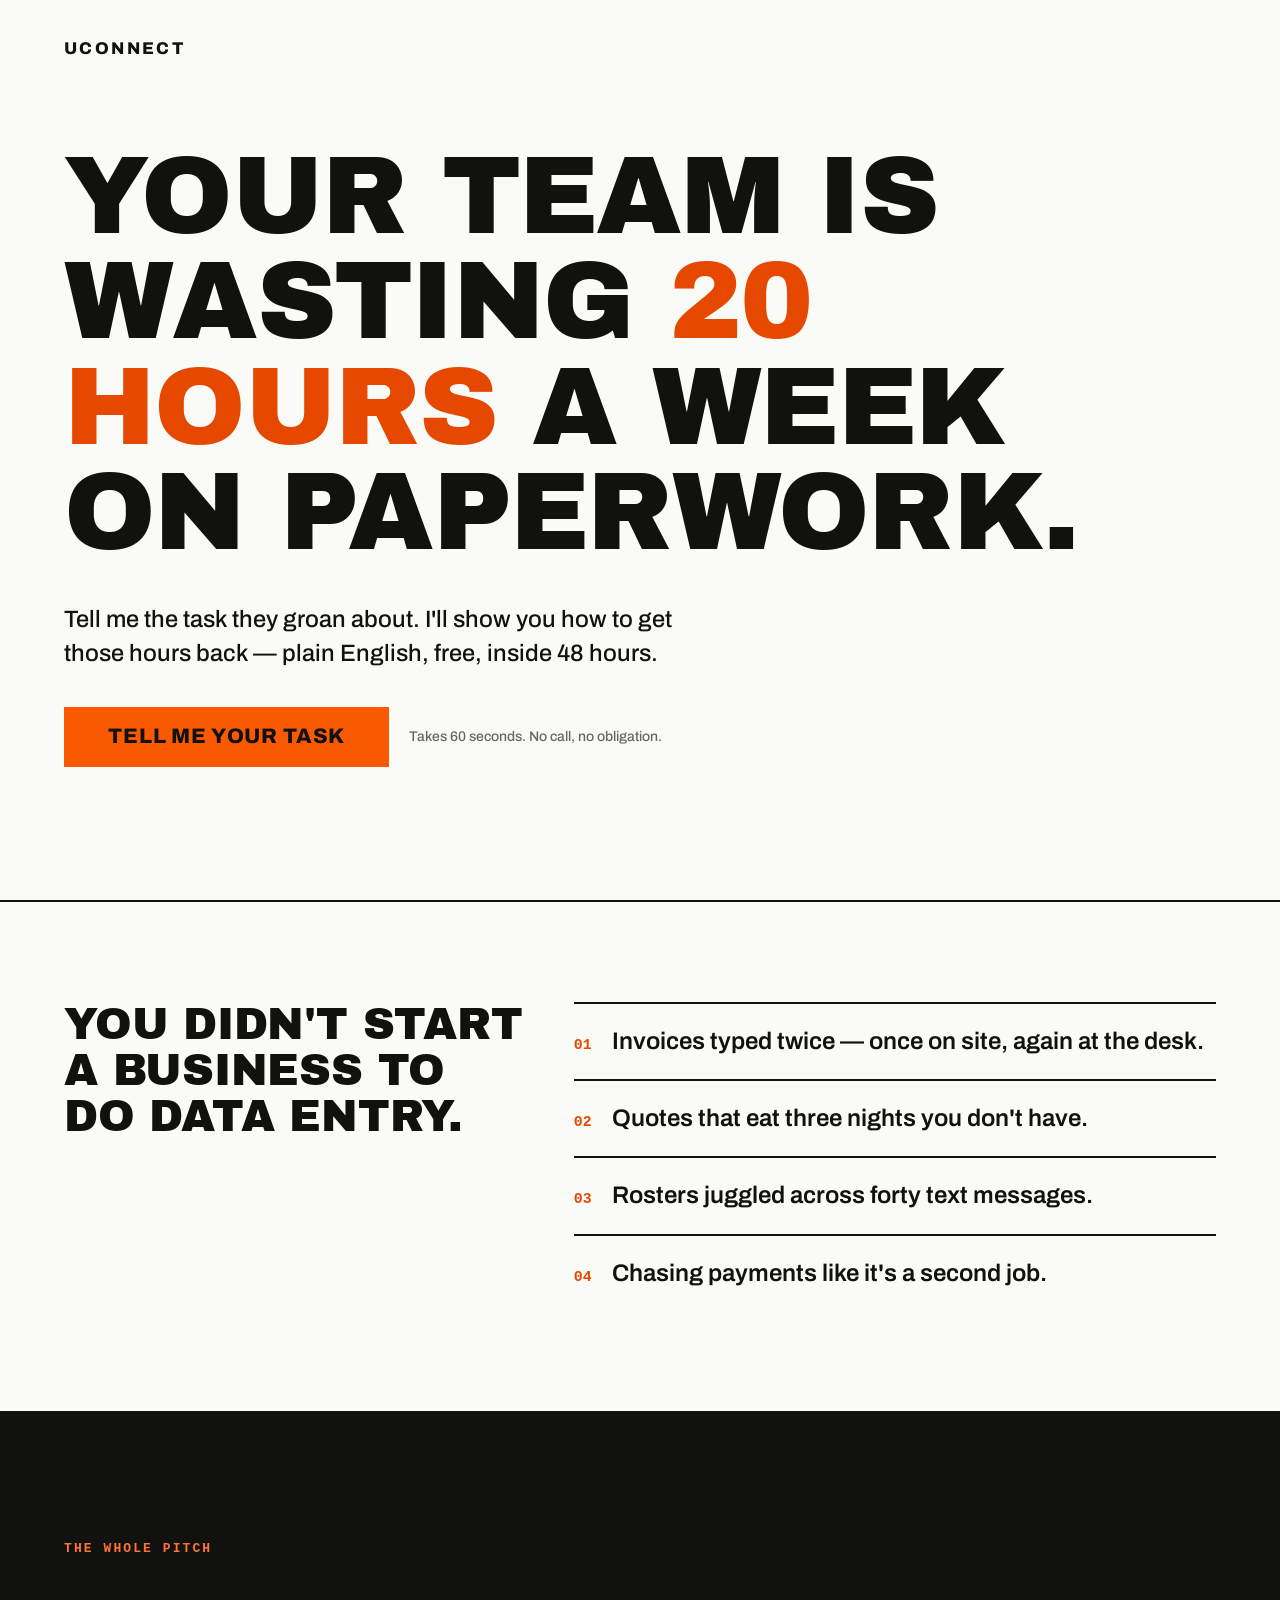
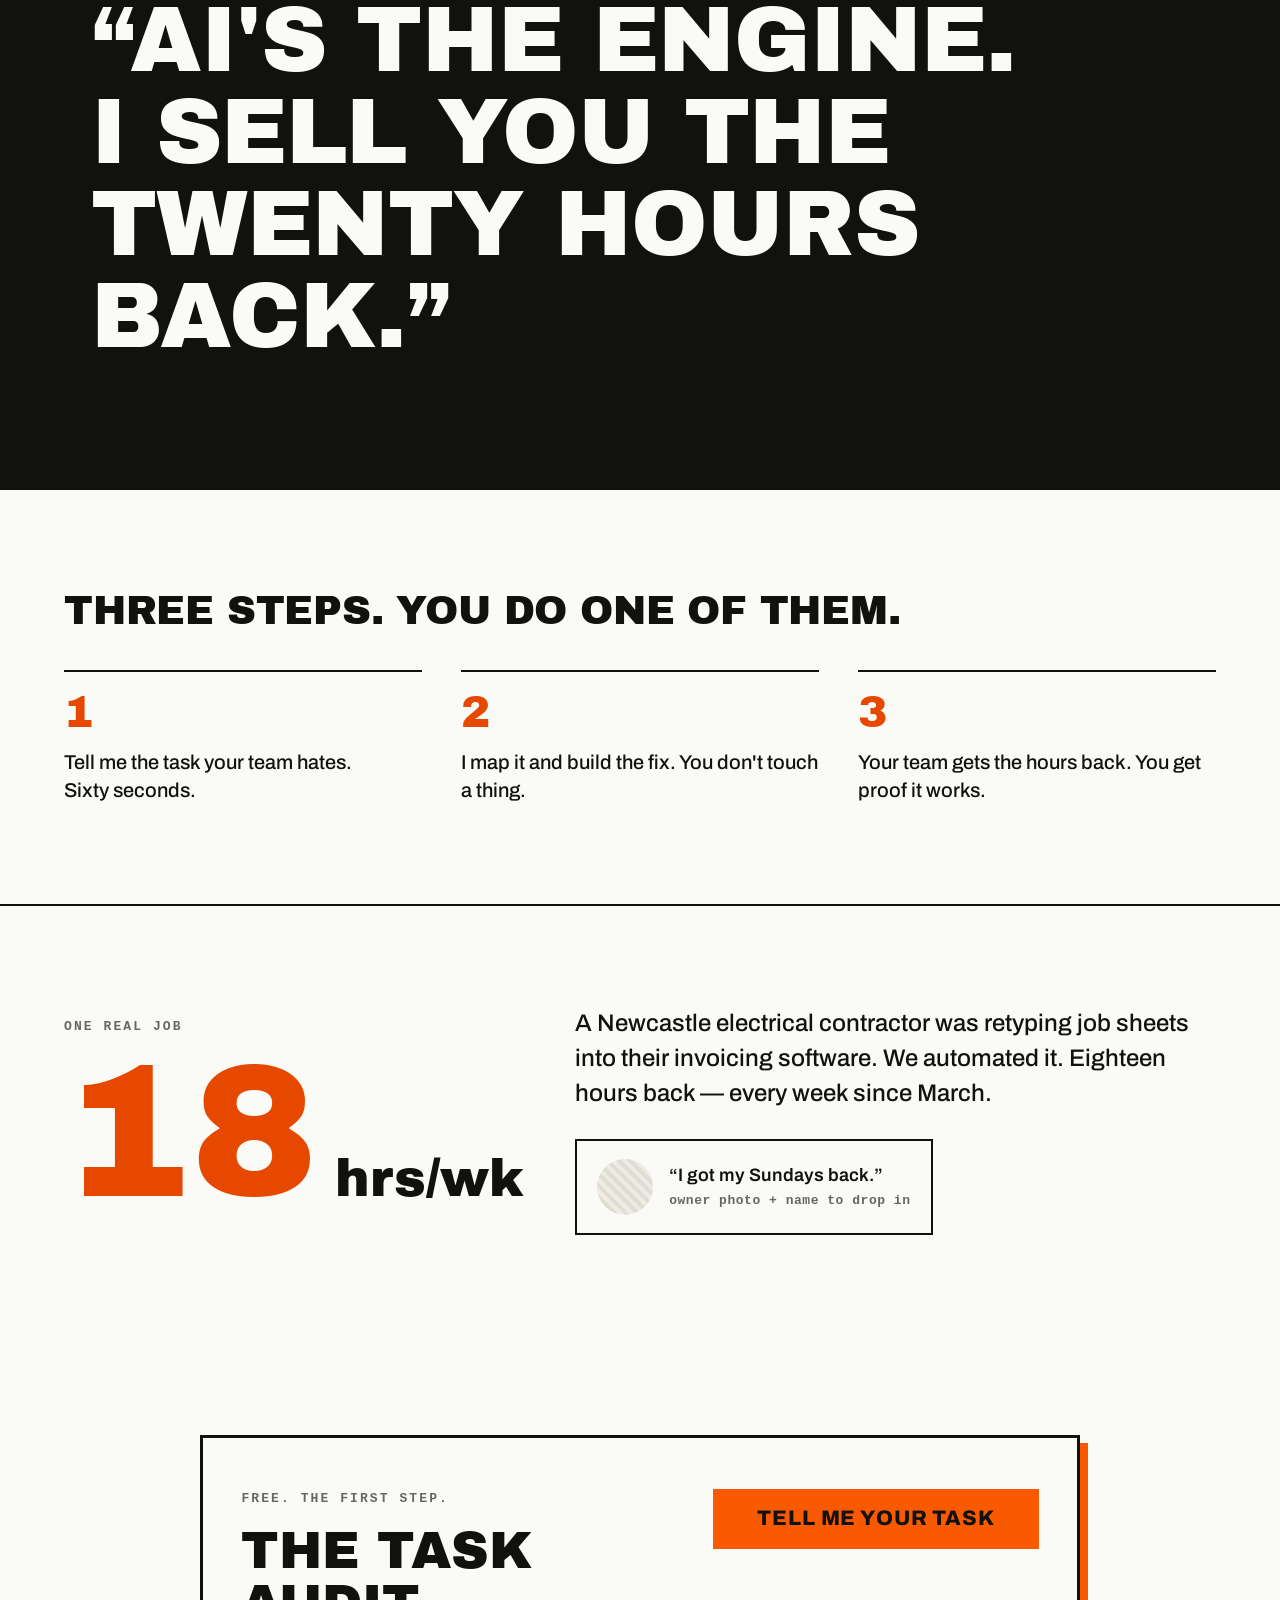
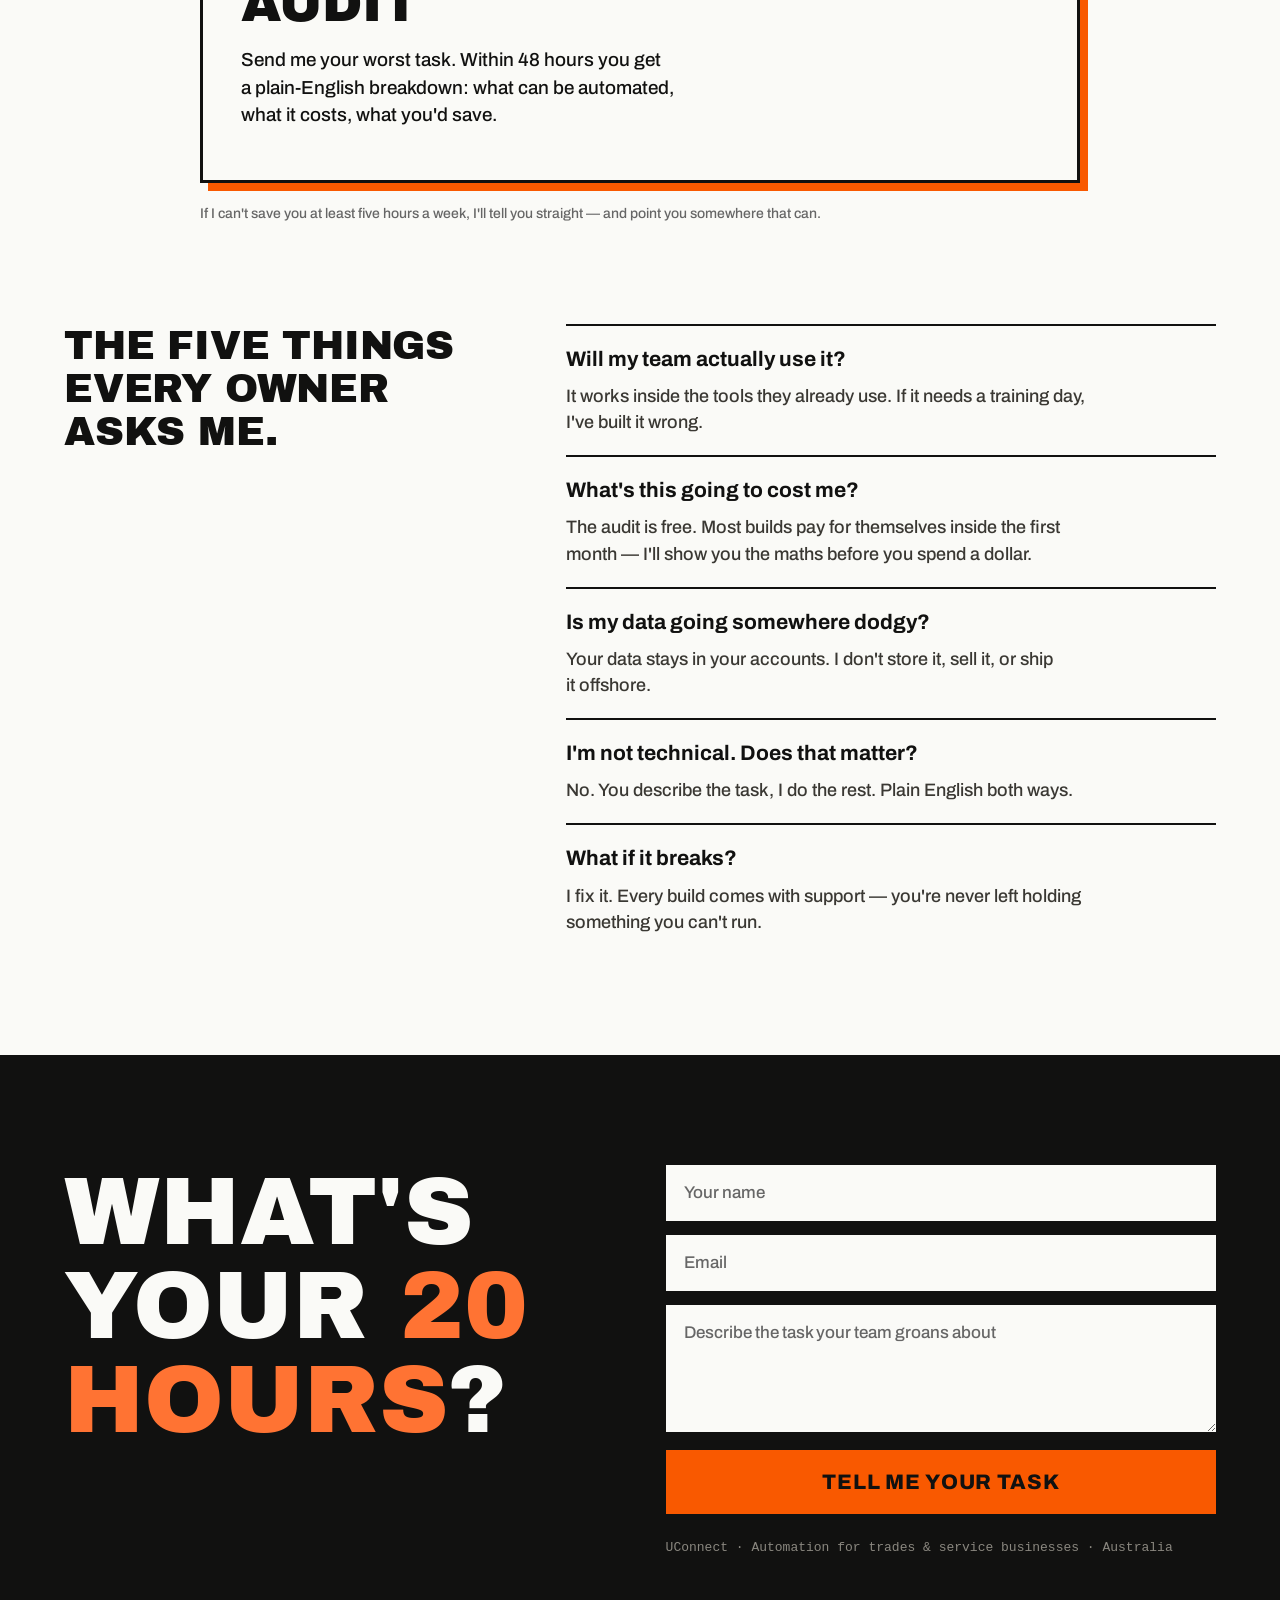
<file: index.html>
<!doctype html>
<html lang="en-AU">
<head>
  <meta charset="utf-8">
  <meta name="viewport" content="width=device-width, initial-scale=1">

  <title>UConnect — Buy back the 20 hours your business wastes every week</title>
  <meta name="description" content="Tell me the task your team groans about. Free plain-English automation audit for trades and service businesses — what it costs, what you'd save, inside 48 hours.">

  <!-- Open Graph -->
  <meta property="og:type" content="website">
  <meta property="og:title" content="UConnect — Buy back the 20 hours your business wastes every week">
  <meta property="og:description" content="Tell me the task your team groans about. Free plain-English automation audit for trades and service businesses — what it costs, what you'd save, inside 48 hours.">
  <!-- <meta property="og:image" content="REPLACE_ME_AT_LAUNCH"> -->

  <!-- Inline SVG favicon: ink square, paper "U", Archivo-style -->
  <link rel="icon" href="data:image/svg+xml,%3Csvg%20xmlns='http://www.w3.org/2000/svg'%20viewBox='0%200%2064%2064'%3E%3Crect%20width='64'%20height='64'%20fill='%23111110'/%3E%3Ctext%20x='32'%20y='47'%20font-family='Archivo,Arial,sans-serif'%20font-size='44'%20font-weight='800'%20text-anchor='middle'%20fill='%23fafaf7'%3EU%3C/text%3E%3C/svg%3E">

  <!-- Fonts -->
  <link rel="preconnect" href="https://fonts.googleapis.com">
  <link rel="preconnect" href="https://fonts.gstatic.com" crossorigin>
  <link href="https://fonts.googleapis.com/css2?family=Archivo:wght@400;500;600;700;800&family=Archivo+Black&display=swap" rel="stylesheet">

  <link rel="stylesheet" href="styles.css">
</head>
<body>
  <main>

    <!-- 1. HERO -->
    <section id="hero" class="hero">
      <p class="wordmark">UConnect</p>
      <div class="hero__body">
        <h1 class="hero__headline">Your team is wasting <span class="accent">20 hours</span> a week on paperwork.</h1>
        <p class="hero__subhead">Tell me the task they groan about. I'll show you how to get those hours back — plain English, free, inside 48 hours.</p>
        <div class="cta-row">
          <a href="#contact" class="btn" data-scroll>Tell me your task</a>
          <span class="cta-note">Takes 60 seconds. No call, no obligation.</span>
        </div>
      </div>
    </section>

    <!-- 2. PROBLEM -->
    <section id="problem" class="section problem reveal">
      <h2 class="section__title problem__title">You didn't start a business to do data entry.</h2>
      <ol class="problem__list">
        <li class="jab"><span class="jab__n">01</span><span class="jab__text">Invoices typed twice — once on site, again at the desk.</span></li>
        <li class="jab"><span class="jab__n">02</span><span class="jab__text">Quotes that eat three nights you don't have.</span></li>
        <li class="jab"><span class="jab__n">03</span><span class="jab__text">Rosters juggled across forty text messages.</span></li>
        <li class="jab"><span class="jab__n">04</span><span class="jab__text">Chasing payments like it's a second job.</span></li>
      </ol>
    </section>

    <!-- 3. SIGNATURE REFRAME -->
    <section id="reframe" class="reframe reveal">
      <p class="reframe__kicker">The whole pitch</p>
      <blockquote class="reframe__quote">&ldquo;AI's the engine. I sell you the twenty hours back.&rdquo;</blockquote>
    </section>

    <!-- 4. HOW IT WORKS -->
    <section id="steps" class="section steps reveal">
      <h2 class="section__title steps__title">Three steps. You do one of them.</h2>
      <ol class="steps__list">
        <li class="step"><span class="step__n">1</span><span class="step__text">Tell me the task your team hates. Sixty seconds.</span></li>
        <li class="step"><span class="step__n">2</span><span class="step__text">I map it and build the fix. You don't touch a thing.</span></li>
        <li class="step"><span class="step__n">3</span><span class="step__text">Your team gets the hours back. You get proof it works.</span></li>
      </ol>
    </section>

    <!-- 5. PROOF -->
    <section id="proof" class="section proof reveal">
      <div class="proof__figure">
        <p class="mono-label">One real job</p>
        <p class="proof__number">18<span class="proof__unit">&nbsp;hrs/wk</span></p>
      </div>
      <div class="proof__body">
        <p class="proof__copy">A Newcastle electrical contractor was retyping job sheets into their invoicing software. We automated it. Eighteen hours back — every week since March.</p>
        <figure class="proof__chip">
          <span class="proof__photo" aria-hidden="true"></span>
          <figcaption class="proof__chip-text">
            <span class="proof__quote">&ldquo;I got my Sundays back.&rdquo;</span>
            <span class="mono-label proof__note">owner photo + name to drop in</span>
          </figcaption>
        </figure>
      </div>
    </section>

    <!-- 6. THE TASK AUDIT (offer) -->
    <section id="offer" class="section offer reveal">
      <div class="offer__card">
        <div class="offer__text">
          <p class="mono-label">Free. The first step.</p>
          <h2 class="offer__title">The Task Audit</h2>
          <p class="offer__body">Send me your worst task. Within 48 hours you get a plain-English breakdown: what can be automated, what it costs, what you'd save.</p>
        </div>
        <a href="#contact" class="btn offer__cta" data-scroll>Tell me your task</a>
      </div>
      <p class="offer__risk">If I can't save you at least five hours a week, I'll tell you straight — and point you somewhere that can.</p>
    </section>

    <!-- 7. OBJECTIONS -->
    <section id="objections" class="section objections reveal">
      <h2 class="section__title objections__title">The five things every owner asks me.</h2>
      <dl class="objections__list">
        <div class="ob">
          <dt class="ob__q">Will my team actually use it?</dt>
          <dd class="ob__a">It works inside the tools they already use. If it needs a training day, I've built it wrong.</dd>
        </div>
        <div class="ob">
          <dt class="ob__q">What's this going to cost me?</dt>
          <dd class="ob__a">The audit is free. Most builds pay for themselves inside the first month — I'll show you the maths before you spend a dollar.</dd>
        </div>
        <div class="ob">
          <dt class="ob__q">Is my data going somewhere dodgy?</dt>
          <dd class="ob__a">Your data stays in your accounts. I don't store it, sell it, or ship it offshore.</dd>
        </div>
        <div class="ob">
          <dt class="ob__q">I'm not technical. Does that matter?</dt>
          <dd class="ob__a">No. You describe the task, I do the rest. Plain English both ways.</dd>
        </div>
        <div class="ob">
          <dt class="ob__q">What if it breaks?</dt>
          <dd class="ob__a">I fix it. Every build comes with support — you're never left holding something you can't run.</dd>
        </div>
      </dl>
    </section>

    <!-- 8. FINAL CTA + FORM -->
    <section id="contact" class="contact reveal">
      <h2 class="contact__title">What's your <span class="accent-dark">20 hours</span>?</h2>
      <div class="contact__right">
        <form id="task-form" class="form" novalidate>
          <div class="field">
            <label for="name" class="sr-only">Your name</label>
            <input id="name" name="name" type="text" class="field__input" required autocomplete="name" placeholder="Your name">
          </div>
          <div class="field">
            <label for="email" class="sr-only">Email</label>
            <input id="email" name="email" type="email" class="field__input" required autocomplete="email" placeholder="Email">
          </div>
          <div class="field">
            <label for="task" class="sr-only">Describe the task your team groans about</label>
            <textarea id="task" name="task" class="field__input field__input--area" required rows="4" placeholder="Describe the task your team groans about"></textarea>
          </div>

          <p id="form-error" class="form__error" role="alert" hidden></p>

          <button type="submit" class="btn btn--submit">Tell me your task</button>
        </form>

        <!-- Confirmation swapped in on success; hidden until then -->
        <div id="form-success" class="confirm" role="status" tabindex="-1" hidden>
          <p class="confirm__headline">Got it.</p>
          <p class="confirm__body">Your plain-English breakdown lands in your inbox within 48 hours.</p>
        </div>

        <p class="footer-line">UConnect · Automation for trades &amp; service businesses · Australia</p>
      </div>
    </section>

  </main>

  <script src="script.js"></script>
</body>
</html>
</file>
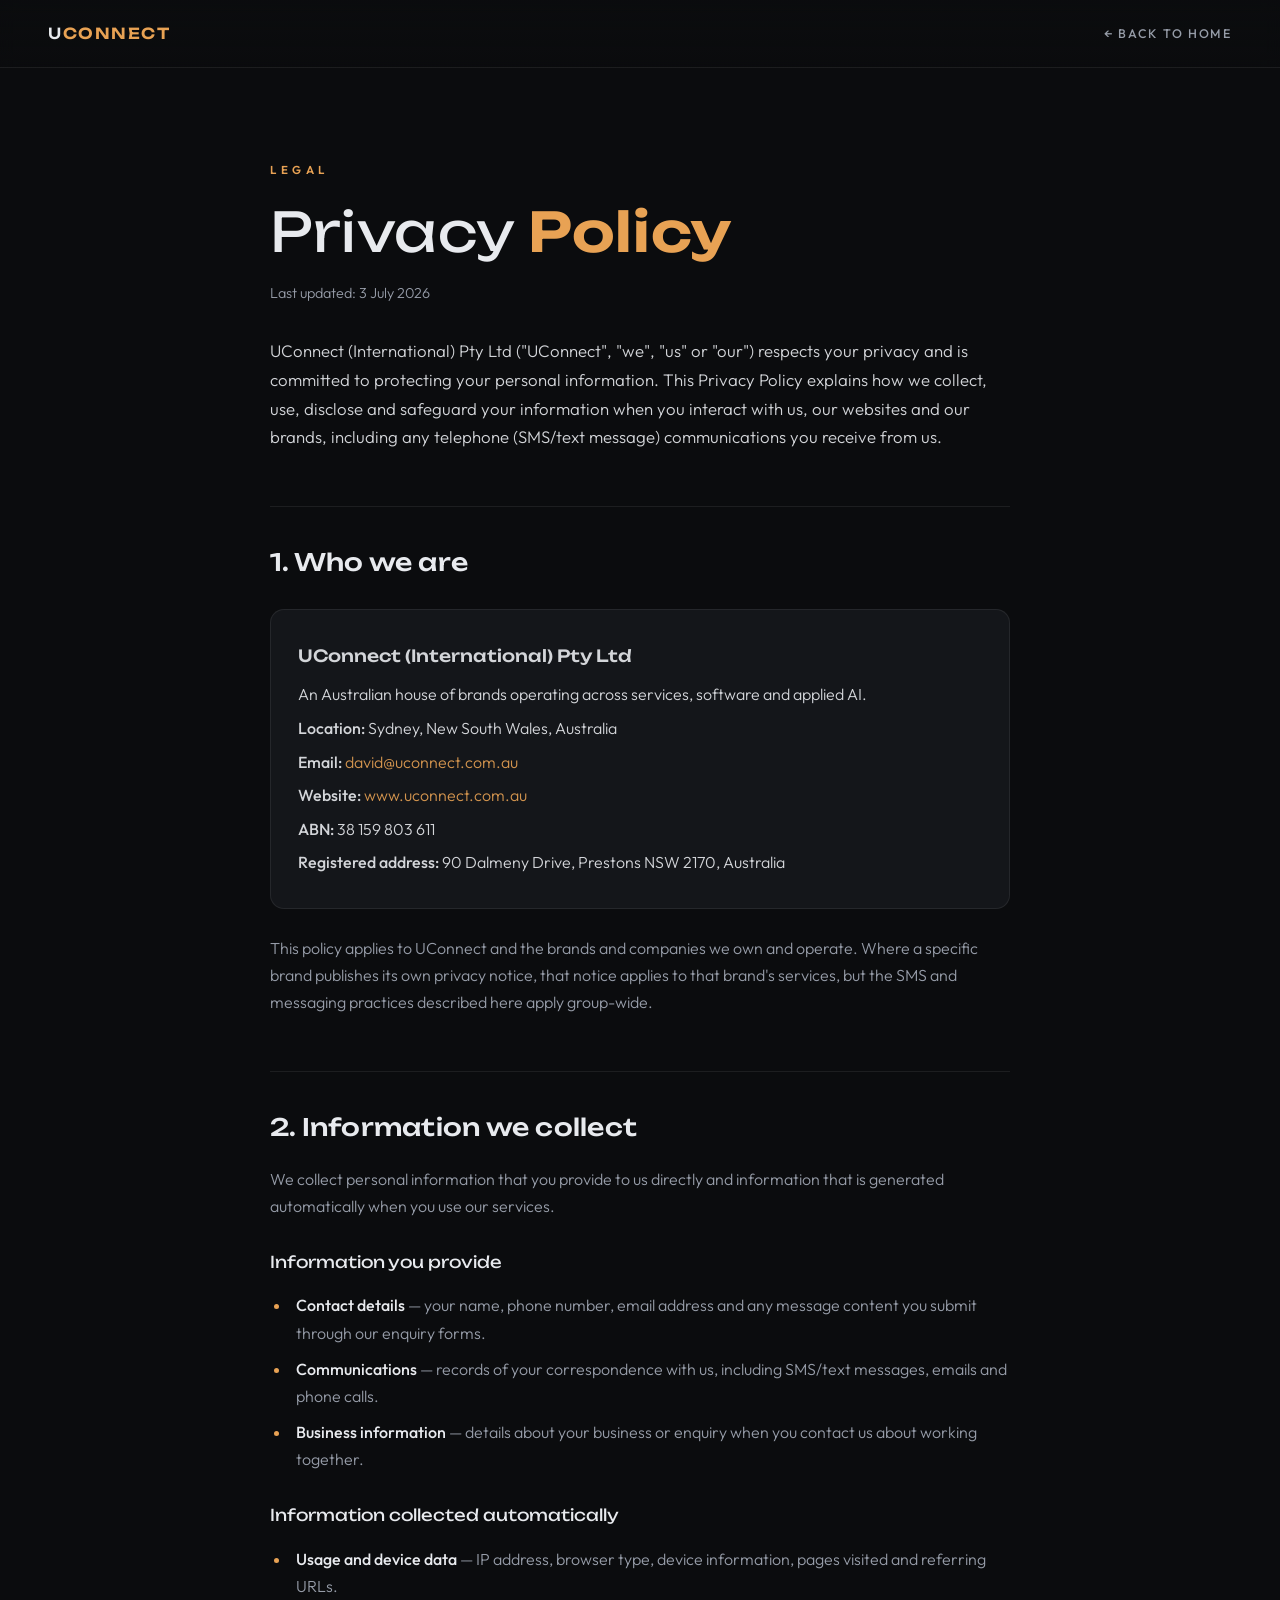
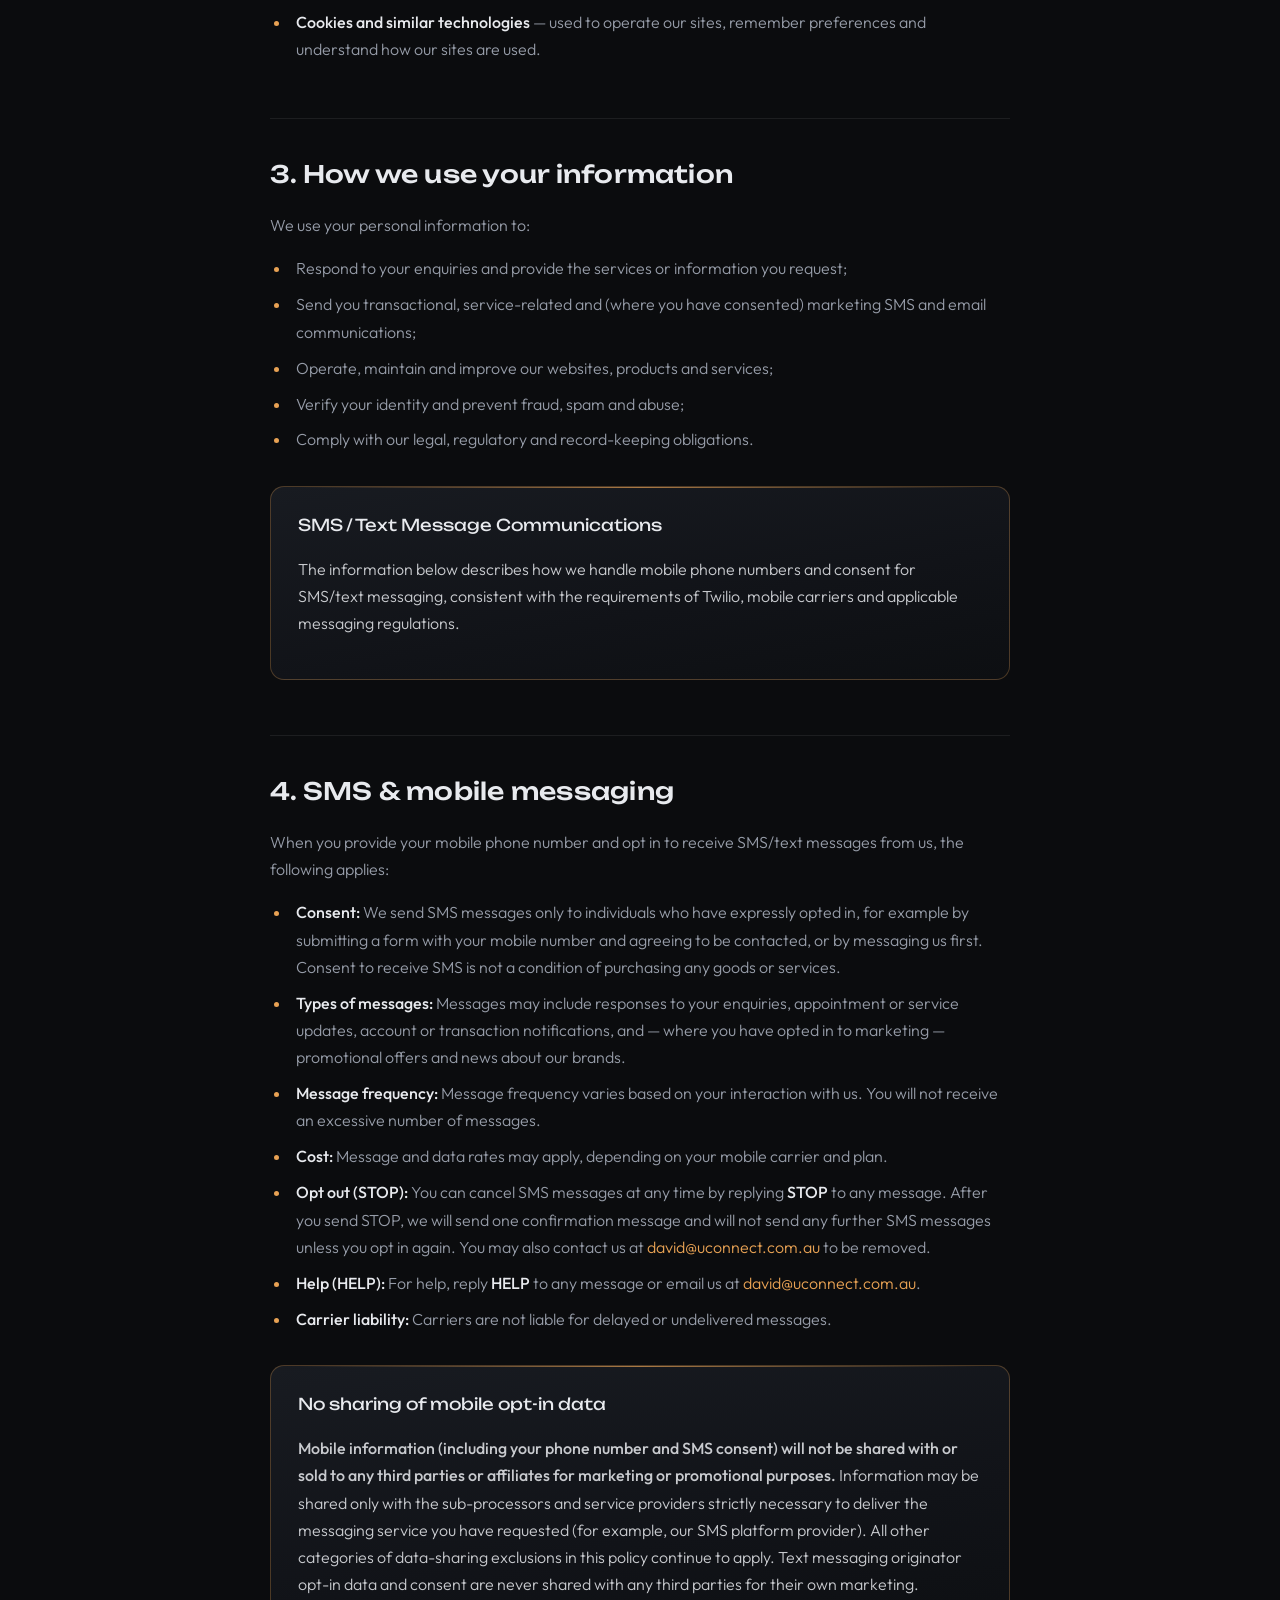
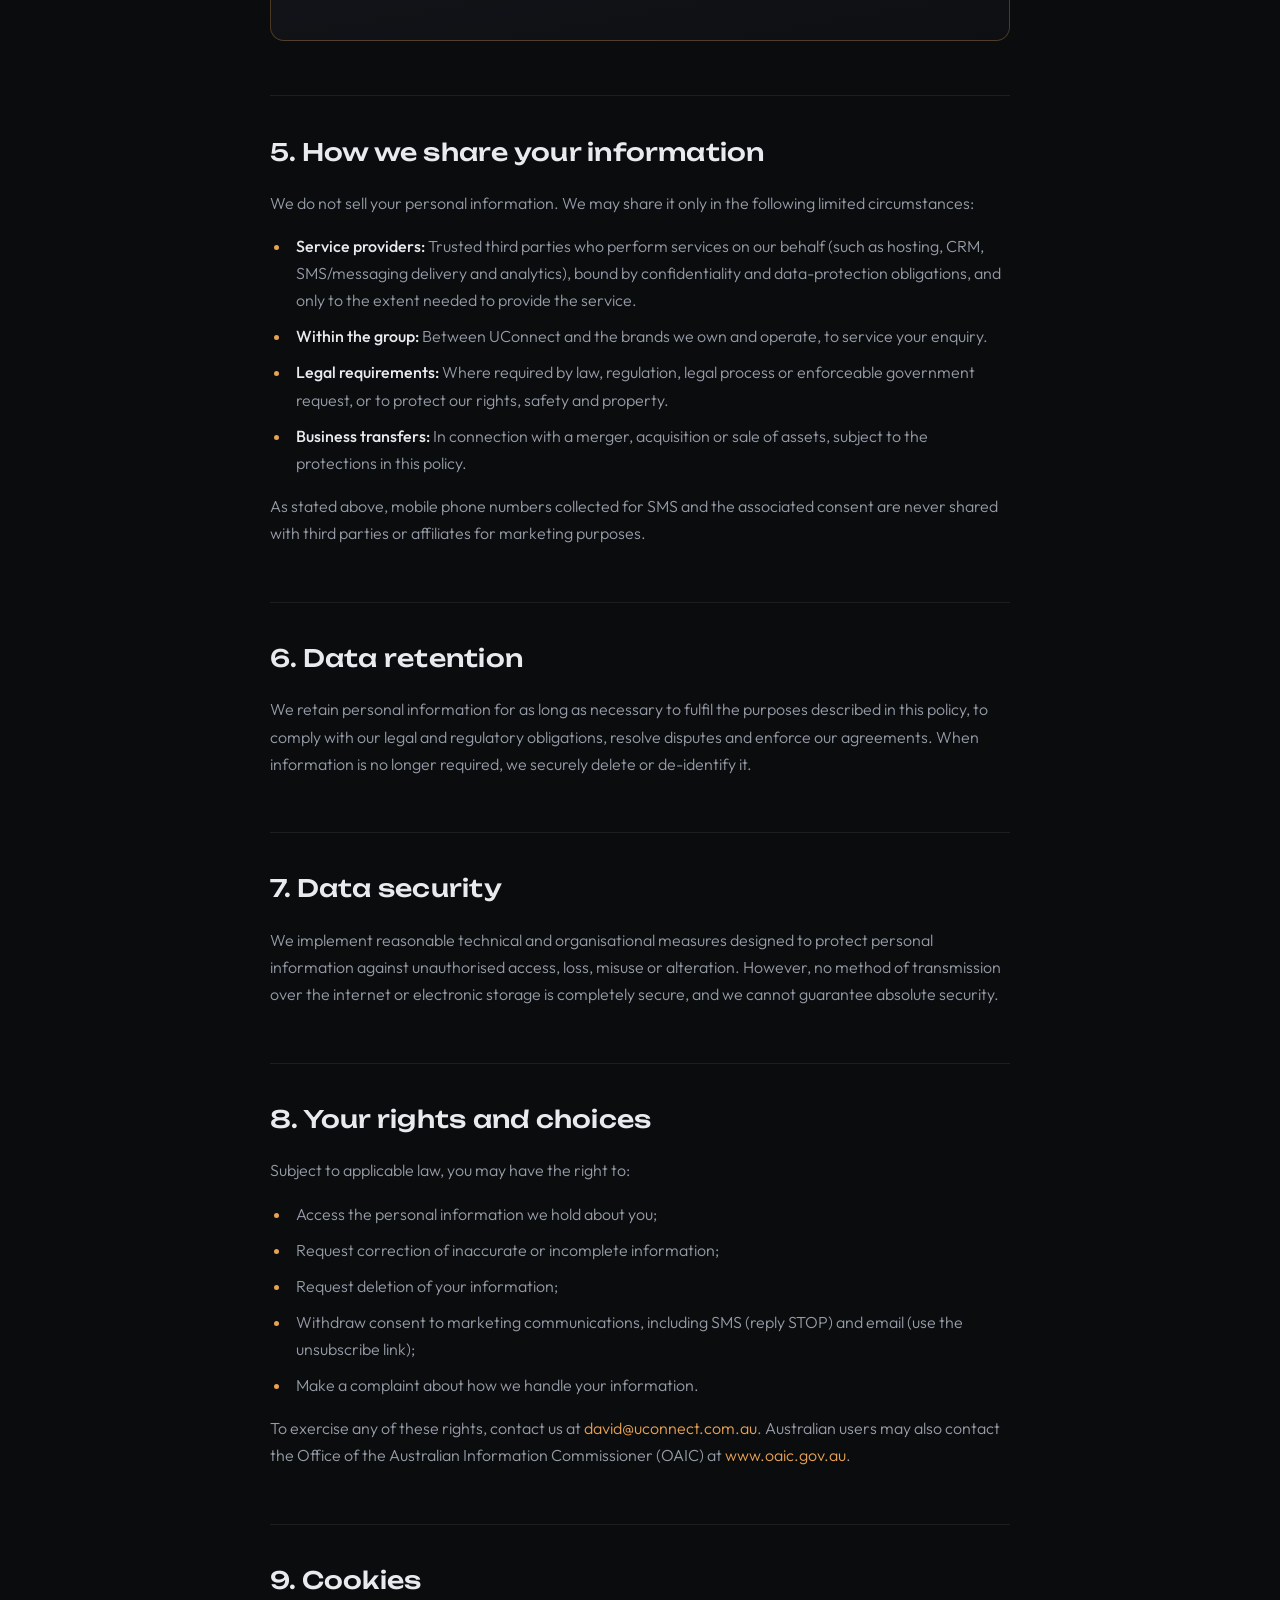
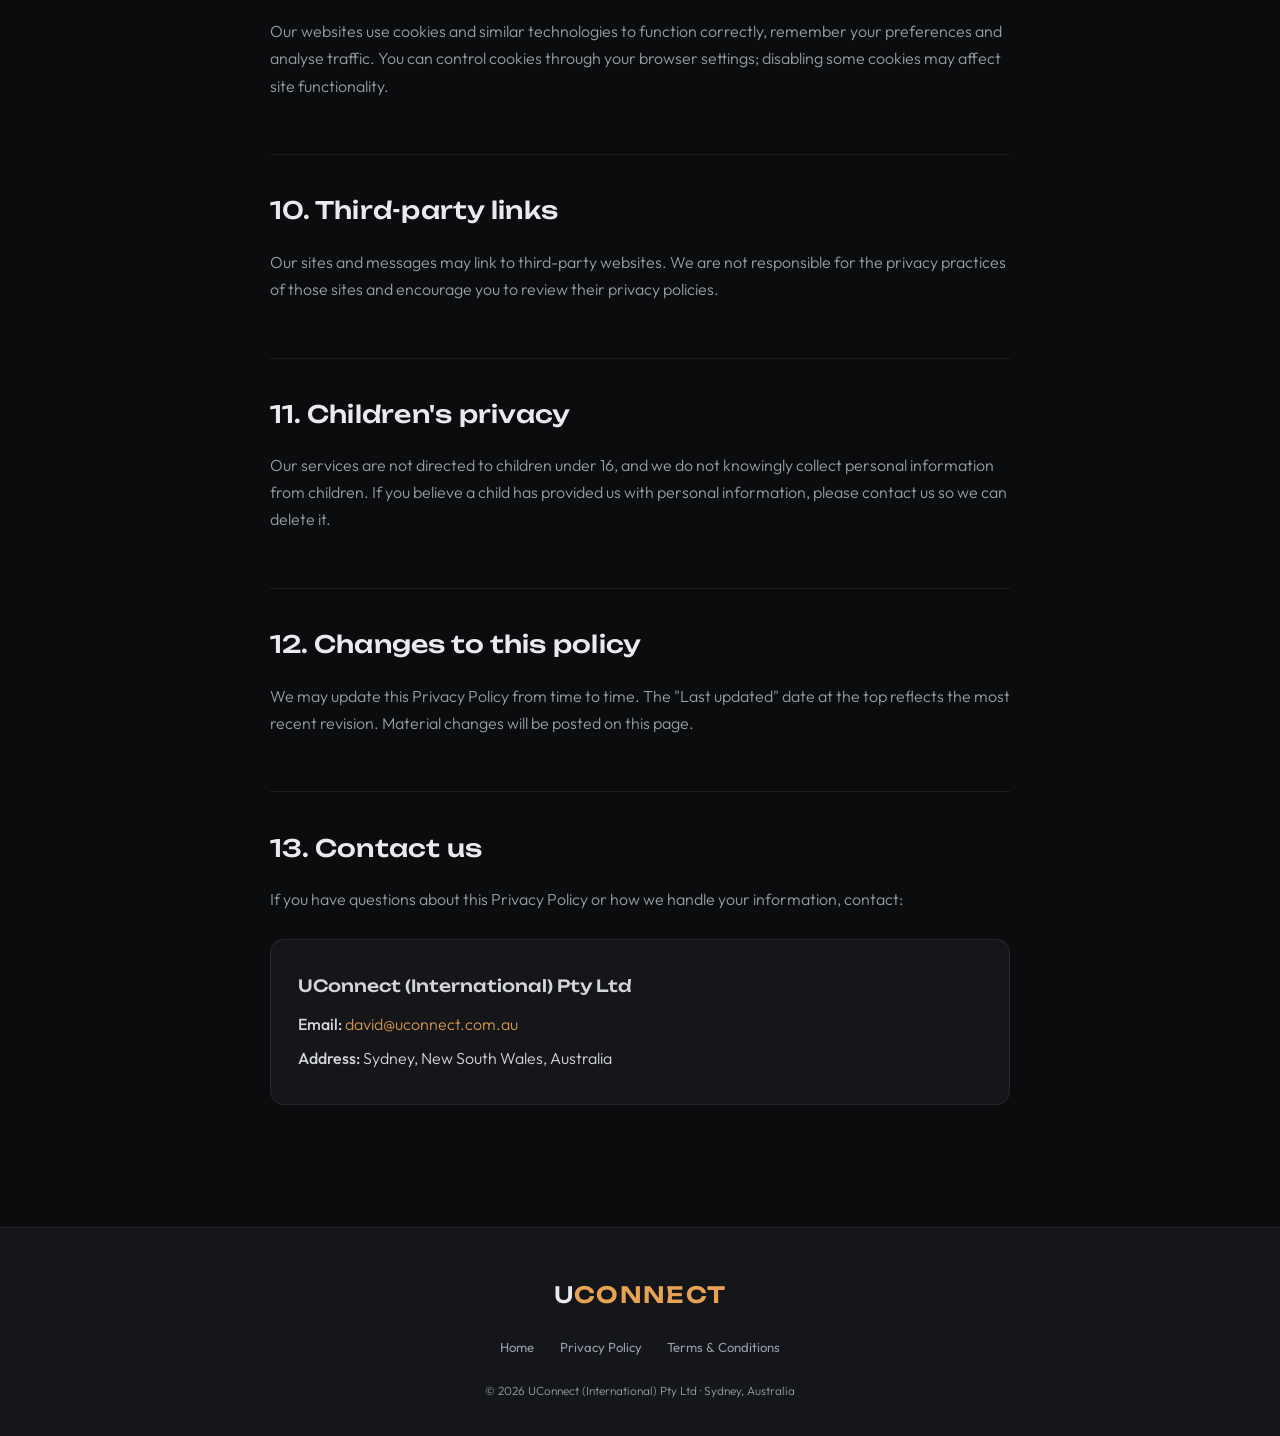
<file: privacy.html>
<!DOCTYPE html>
<html lang="en">
<head>
<meta charset="UTF-8">
<meta name="viewport" content="width=device-width, initial-scale=1.0">
<title>Privacy Policy — UConnect Group</title>
<meta name="description" content="Privacy Policy for UConnect (International) Pty Ltd, including how we handle personal information and SMS/text message communications.">
<link rel="preconnect" href="https://fonts.googleapis.com">
<link rel="preconnect" href="https://fonts.gstatic.com" crossorigin>
<link href="https://fonts.googleapis.com/css2?family=Unbounded:wght@300;400;500;600&family=Outfit:wght@300;400;500;600&display=swap" rel="stylesheet">
<style>
:root{
  --obsidian:#0B0C0E;
  --graphite:#14161A;
  --chrome:#E8EAEE;
  --smoke:#969CA8;
  --molten:#E8A254;
  --line:rgba(232,234,238,.08);
  --ease:cubic-bezier(.16,1,.3,1);
}
*{margin:0;padding:0;box-sizing:border-box}
html{background:var(--obsidian);scroll-behavior:smooth}
body{
  background:var(--obsidian);
  color:var(--chrome);
  font-family:'Outfit',sans-serif;
  overflow-x:hidden;
  -webkit-font-smoothing:antialiased;
  line-height:1.7;
}
::selection{background:var(--molten);color:var(--obsidian)}
a{color:var(--molten);text-decoration:none;transition:color .3s}
a:hover{color:var(--chrome)}
.display{font-family:'Unbounded',sans-serif}

/* ---------- nav ---------- */
nav{
  position:fixed;top:0;left:0;right:0;z-index:100;height:68px;
  display:flex;justify-content:space-between;align-items:center;
  padding:0 clamp(1.2rem,4vw,3rem);
  background:linear-gradient(rgba(11,12,14,.85),rgba(11,12,14,.55));
  backdrop-filter:blur(8px);
  border-bottom:1px solid var(--line);
}
nav .mark{font-family:'Unbounded';font-weight:500;font-size:.95rem;letter-spacing:.1em;color:var(--chrome)}
nav .mark b{font-weight:600;color:var(--molten)}
nav .home{font-size:.78rem;letter-spacing:.14em;text-transform:uppercase;font-weight:500;color:var(--smoke)}
nav .home:hover{color:var(--chrome)}

/* ---------- doc ---------- */
.doc{max-width:820px;margin:0 auto;padding:clamp(7rem,14vw,10rem) clamp(1.3rem,5vw,2.5rem) 6rem}
.doc .kicker{
  font-size:.72rem;letter-spacing:.4em;text-transform:uppercase;color:var(--molten);
  font-weight:600;margin-bottom:1.4rem;
}
.doc h1{
  font-family:'Unbounded';font-weight:400;letter-spacing:.01em;line-height:1.1;
  font-size:clamp(2.1rem,6vw,3.4rem);
}
.doc h1 b{font-weight:600;color:var(--molten)}
.doc .updated{color:var(--smoke);font-size:.9rem;margin-top:1.2rem;font-weight:300}
.doc .lead{color:var(--chrome);opacity:.9;margin-top:2rem;font-size:1.05rem;font-weight:300}

.doc h2{
  font-family:'Unbounded';font-weight:500;font-size:clamp(1.2rem,2.6vw,1.5rem);
  letter-spacing:.01em;margin:3.4rem 0 1.1rem;padding-top:2.2rem;
  border-top:1px solid var(--line);
}
.doc h3{font-family:'Unbounded';font-weight:400;font-size:1.02rem;margin:1.8rem 0 .7rem;color:var(--chrome)}
.doc p{color:var(--smoke);margin:1rem 0;font-weight:300}
.doc strong{color:var(--chrome);font-weight:500}
.doc ul{margin:1rem 0 1rem 1.3rem;color:var(--smoke);font-weight:300}
.doc li{margin:.55rem 0;padding-left:.3rem}
.doc li::marker{color:var(--molten)}

.callout{
  background:linear-gradient(170deg,#181B21 0%,#111318 60%,#0D0F12 100%);
  border:1px solid rgba(232,162,84,.28);
  border-radius:14px;padding:1.6rem 1.7rem;margin:2rem 0;position:relative;overflow:hidden;
}
.callout::before{
  content:"";position:absolute;top:0;left:1.7rem;right:1.7rem;height:1px;
  background:linear-gradient(90deg,transparent,rgba(232,162,84,.7),transparent);
}
.callout h3{margin-top:0}
.callout p{color:var(--chrome);opacity:.85}

.contact-card{
  background:var(--graphite);border:1px solid var(--line);border-radius:14px;
  padding:1.6rem 1.7rem;margin:1.6rem 0;
}
.contact-card p{margin:.4rem 0;color:var(--chrome);opacity:.9;font-weight:300}
.contact-card .co{font-family:'Unbounded';font-weight:500;color:var(--chrome);font-size:1.05rem;margin-bottom:.7rem}

footer{border-top:1px solid var(--line);background:var(--graphite);padding:3rem clamp(1.2rem,4vw,3rem) 2.2rem;text-align:center}
footer .wordmark{font-family:'Unbounded';font-weight:500;font-size:1.4rem;letter-spacing:.06em}
footer .wordmark b{font-weight:600;color:var(--molten)}
footer .flinks{margin:1.4rem 0;display:flex;gap:1.6rem;justify-content:center;flex-wrap:wrap;font-size:.82rem}
footer .flinks a{color:var(--smoke)}
footer .flinks a:hover{color:var(--chrome)}
footer .base{font-size:.74rem;color:var(--smoke);font-weight:300;margin-top:1rem}
</style>
</head>
<body>

<nav>
  <a class="mark" href="/">U<b>CONNECT</b></a>
  <a class="home" href="/">← Back to home</a>
</nav>

<main class="doc">
  <div class="kicker">Legal</div>
  <h1>Privacy <b>Policy</b></h1>
  <p class="updated">Last updated: 3 July 2026</p>

  <p class="lead">UConnect (International) Pty Ltd ("UConnect", "we", "us" or "our") respects your privacy and is committed to protecting your personal information. This Privacy Policy explains how we collect, use, disclose and safeguard your information when you interact with us, our websites and our brands, including any telephone (SMS/text message) communications you receive from us.</p>

  <h2>1. Who we are</h2>
  <div class="contact-card">
    <p class="co">UConnect (International) Pty Ltd</p>
    <p>An Australian house of brands operating across services, software and applied AI.</p>
    <p><strong>Location:</strong> Sydney, New South Wales, Australia</p>
    <p><strong>Email:</strong> <a href="mailto:david@uconnect.com.au">david@uconnect.com.au</a></p>
    <p><strong>Website:</strong> <a href="https://www.uconnect.com.au">www.uconnect.com.au</a></p>
    <p><strong>ABN:</strong> 38 159 803 611</p>
    <p><strong>Registered address:</strong> 90 Dalmeny Drive, Prestons NSW 2170, Australia</p>
  </div>
  <p>This policy applies to UConnect and the brands and companies we own and operate. Where a specific brand publishes its own privacy notice, that notice applies to that brand's services, but the SMS and messaging practices described here apply group-wide.</p>

  <h2>2. Information we collect</h2>
  <p>We collect personal information that you provide to us directly and information that is generated automatically when you use our services.</p>
  <h3>Information you provide</h3>
  <ul>
    <li><strong>Contact details</strong> — your name, phone number, email address and any message content you submit through our enquiry forms.</li>
    <li><strong>Communications</strong> — records of your correspondence with us, including SMS/text messages, emails and phone calls.</li>
    <li><strong>Business information</strong> — details about your business or enquiry when you contact us about working together.</li>
  </ul>
  <h3>Information collected automatically</h3>
  <ul>
    <li><strong>Usage and device data</strong> — IP address, browser type, device information, pages visited and referring URLs.</li>
    <li><strong>Cookies and similar technologies</strong> — used to operate our sites, remember preferences and understand how our sites are used.</li>
  </ul>

  <h2>3. How we use your information</h2>
  <p>We use your personal information to:</p>
  <ul>
    <li>Respond to your enquiries and provide the services or information you request;</li>
    <li>Send you transactional, service-related and (where you have consented) marketing SMS and email communications;</li>
    <li>Operate, maintain and improve our websites, products and services;</li>
    <li>Verify your identity and prevent fraud, spam and abuse;</li>
    <li>Comply with our legal, regulatory and record-keeping obligations.</li>
  </ul>

  <div class="callout">
    <h3>SMS / Text Message Communications</h3>
    <p>The information below describes how we handle mobile phone numbers and consent for SMS/text messaging, consistent with the requirements of Twilio, mobile carriers and applicable messaging regulations.</p>
  </div>

  <h2>4. SMS &amp; mobile messaging</h2>
  <p>When you provide your mobile phone number and opt in to receive SMS/text messages from us, the following applies:</p>
  <ul>
    <li><strong>Consent:</strong> We send SMS messages only to individuals who have expressly opted in, for example by submitting a form with your mobile number and agreeing to be contacted, or by messaging us first. Consent to receive SMS is not a condition of purchasing any goods or services.</li>
    <li><strong>Types of messages:</strong> Messages may include responses to your enquiries, appointment or service updates, account or transaction notifications, and — where you have opted in to marketing — promotional offers and news about our brands.</li>
    <li><strong>Message frequency:</strong> Message frequency varies based on your interaction with us. You will not receive an excessive number of messages.</li>
    <li><strong>Cost:</strong> Message and data rates may apply, depending on your mobile carrier and plan.</li>
    <li><strong>Opt out (STOP):</strong> You can cancel SMS messages at any time by replying <strong>STOP</strong> to any message. After you send STOP, we will send one confirmation message and will not send any further SMS messages unless you opt in again. You may also contact us at <a href="mailto:david@uconnect.com.au">david@uconnect.com.au</a> to be removed.</li>
    <li><strong>Help (HELP):</strong> For help, reply <strong>HELP</strong> to any message or email us at <a href="mailto:david@uconnect.com.au">david@uconnect.com.au</a>.</li>
    <li><strong>Carrier liability:</strong> Carriers are not liable for delayed or undelivered messages.</li>
  </ul>

  <div class="callout">
    <h3>No sharing of mobile opt-in data</h3>
    <p><strong>Mobile information (including your phone number and SMS consent) will not be shared with or sold to any third parties or affiliates for marketing or promotional purposes.</strong> Information may be shared only with the sub-processors and service providers strictly necessary to deliver the messaging service you have requested (for example, our SMS platform provider). All other categories of data-sharing exclusions in this policy continue to apply. Text messaging originator opt-in data and consent are never shared with any third parties for their own marketing.</p>
  </div>

  <h2>5. How we share your information</h2>
  <p>We do not sell your personal information. We may share it only in the following limited circumstances:</p>
  <ul>
    <li><strong>Service providers:</strong> Trusted third parties who perform services on our behalf (such as hosting, CRM, SMS/messaging delivery and analytics), bound by confidentiality and data-protection obligations, and only to the extent needed to provide the service.</li>
    <li><strong>Within the group:</strong> Between UConnect and the brands we own and operate, to service your enquiry.</li>
    <li><strong>Legal requirements:</strong> Where required by law, regulation, legal process or enforceable government request, or to protect our rights, safety and property.</li>
    <li><strong>Business transfers:</strong> In connection with a merger, acquisition or sale of assets, subject to the protections in this policy.</li>
  </ul>
  <p>As stated above, mobile phone numbers collected for SMS and the associated consent are never shared with third parties or affiliates for marketing purposes.</p>

  <h2>6. Data retention</h2>
  <p>We retain personal information for as long as necessary to fulfil the purposes described in this policy, to comply with our legal and regulatory obligations, resolve disputes and enforce our agreements. When information is no longer required, we securely delete or de-identify it.</p>

  <h2>7. Data security</h2>
  <p>We implement reasonable technical and organisational measures designed to protect personal information against unauthorised access, loss, misuse or alteration. However, no method of transmission over the internet or electronic storage is completely secure, and we cannot guarantee absolute security.</p>

  <h2>8. Your rights and choices</h2>
  <p>Subject to applicable law, you may have the right to:</p>
  <ul>
    <li>Access the personal information we hold about you;</li>
    <li>Request correction of inaccurate or incomplete information;</li>
    <li>Request deletion of your information;</li>
    <li>Withdraw consent to marketing communications, including SMS (reply STOP) and email (use the unsubscribe link);</li>
    <li>Make a complaint about how we handle your information.</li>
  </ul>
  <p>To exercise any of these rights, contact us at <a href="mailto:david@uconnect.com.au">david@uconnect.com.au</a>. Australian users may also contact the Office of the Australian Information Commissioner (OAIC) at <a href="https://www.oaic.gov.au" target="_blank" rel="noopener">www.oaic.gov.au</a>.</p>

  <h2>9. Cookies</h2>
  <p>Our websites use cookies and similar technologies to function correctly, remember your preferences and analyse traffic. You can control cookies through your browser settings; disabling some cookies may affect site functionality.</p>

  <h2>10. Third-party links</h2>
  <p>Our sites and messages may link to third-party websites. We are not responsible for the privacy practices of those sites and encourage you to review their privacy policies.</p>

  <h2>11. Children's privacy</h2>
  <p>Our services are not directed to children under 16, and we do not knowingly collect personal information from children. If you believe a child has provided us with personal information, please contact us so we can delete it.</p>

  <h2>12. Changes to this policy</h2>
  <p>We may update this Privacy Policy from time to time. The "Last updated" date at the top reflects the most recent revision. Material changes will be posted on this page.</p>

  <h2>13. Contact us</h2>
  <p>If you have questions about this Privacy Policy or how we handle your information, contact:</p>
  <div class="contact-card">
    <p class="co">UConnect (International) Pty Ltd</p>
    <p><strong>Email:</strong> <a href="mailto:david@uconnect.com.au">david@uconnect.com.au</a></p>
    <p><strong>Address:</strong> Sydney, New South Wales, Australia</p>
  </div>
</main>

<footer>
  <div class="wordmark">U<b>CONNECT</b></div>
  <div class="flinks">
    <a href="/">Home</a>
    <a href="/privacy.html">Privacy Policy</a>
    <a href="/tc.html">Terms &amp; Conditions</a>
  </div>
  <div class="base">&copy; 2026 UConnect (International) Pty Ltd · Sydney, Australia</div>
</footer>

</body>
</html>
</file>
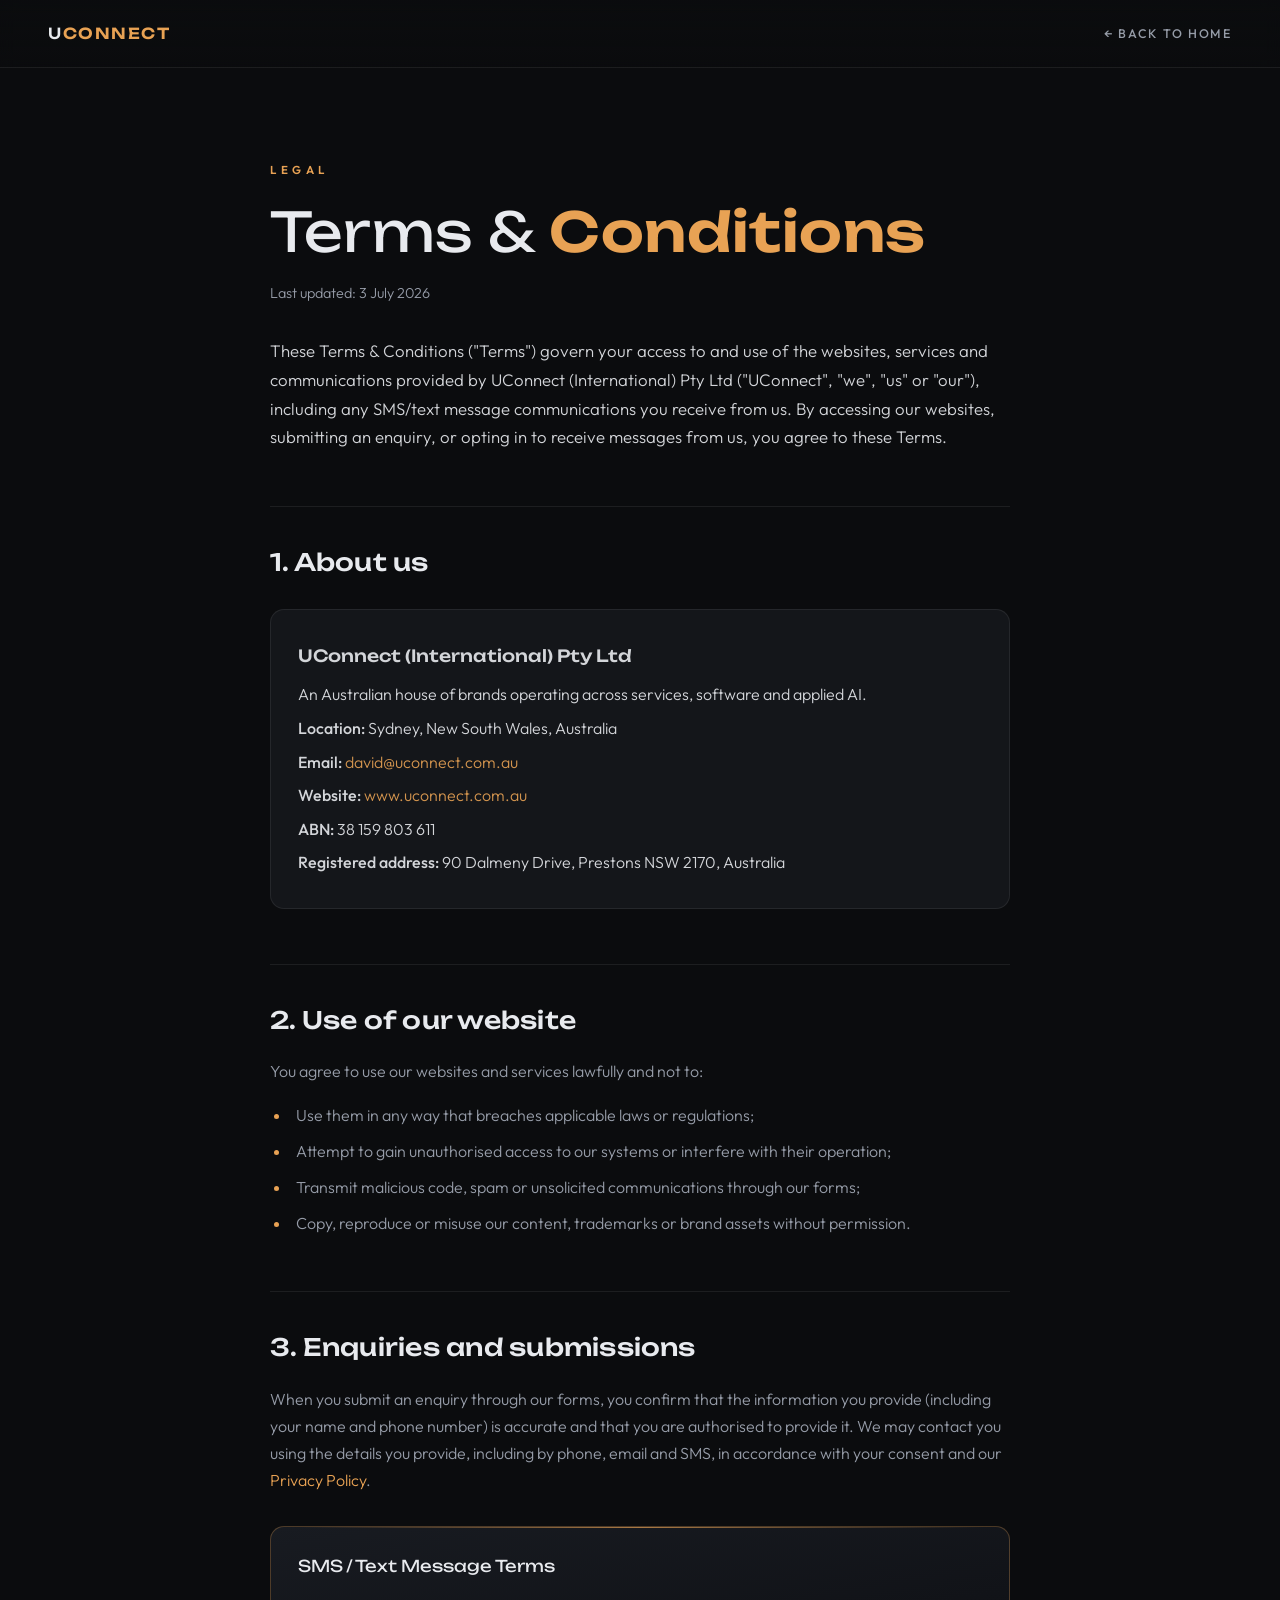
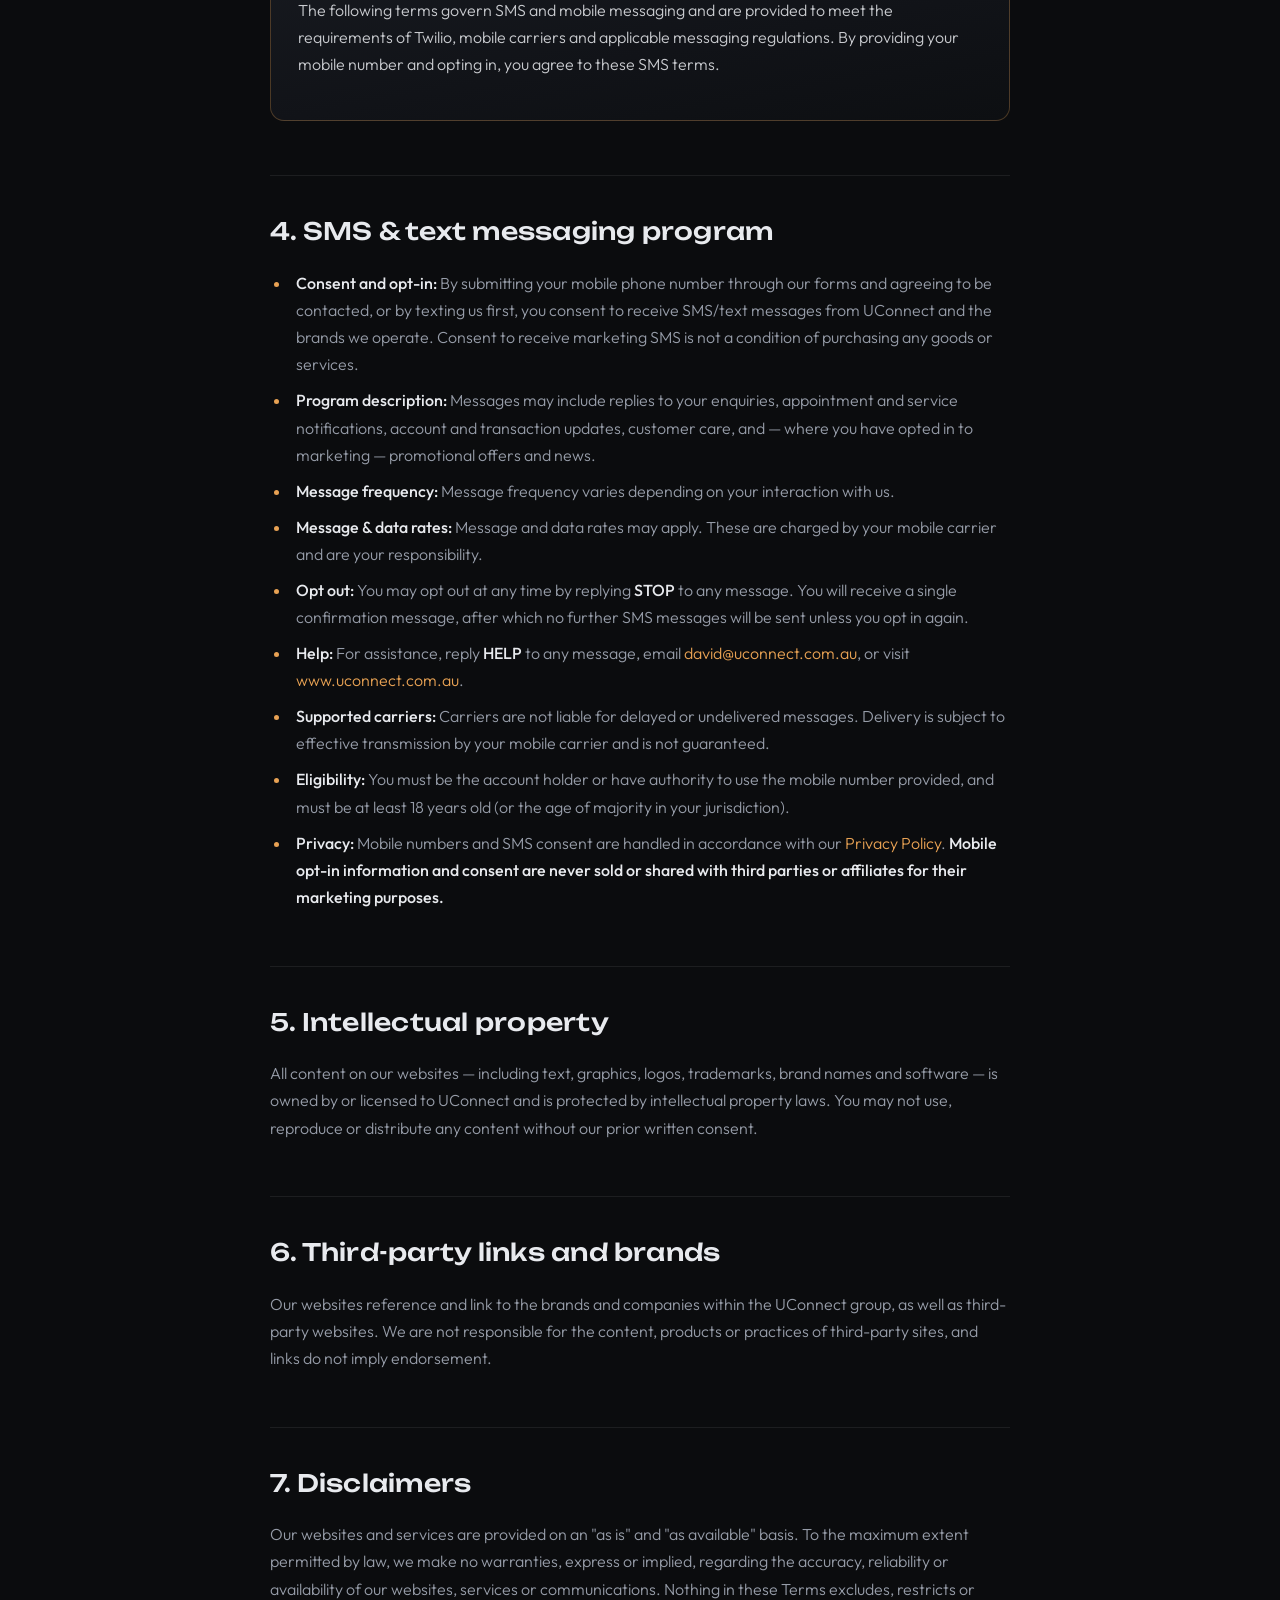
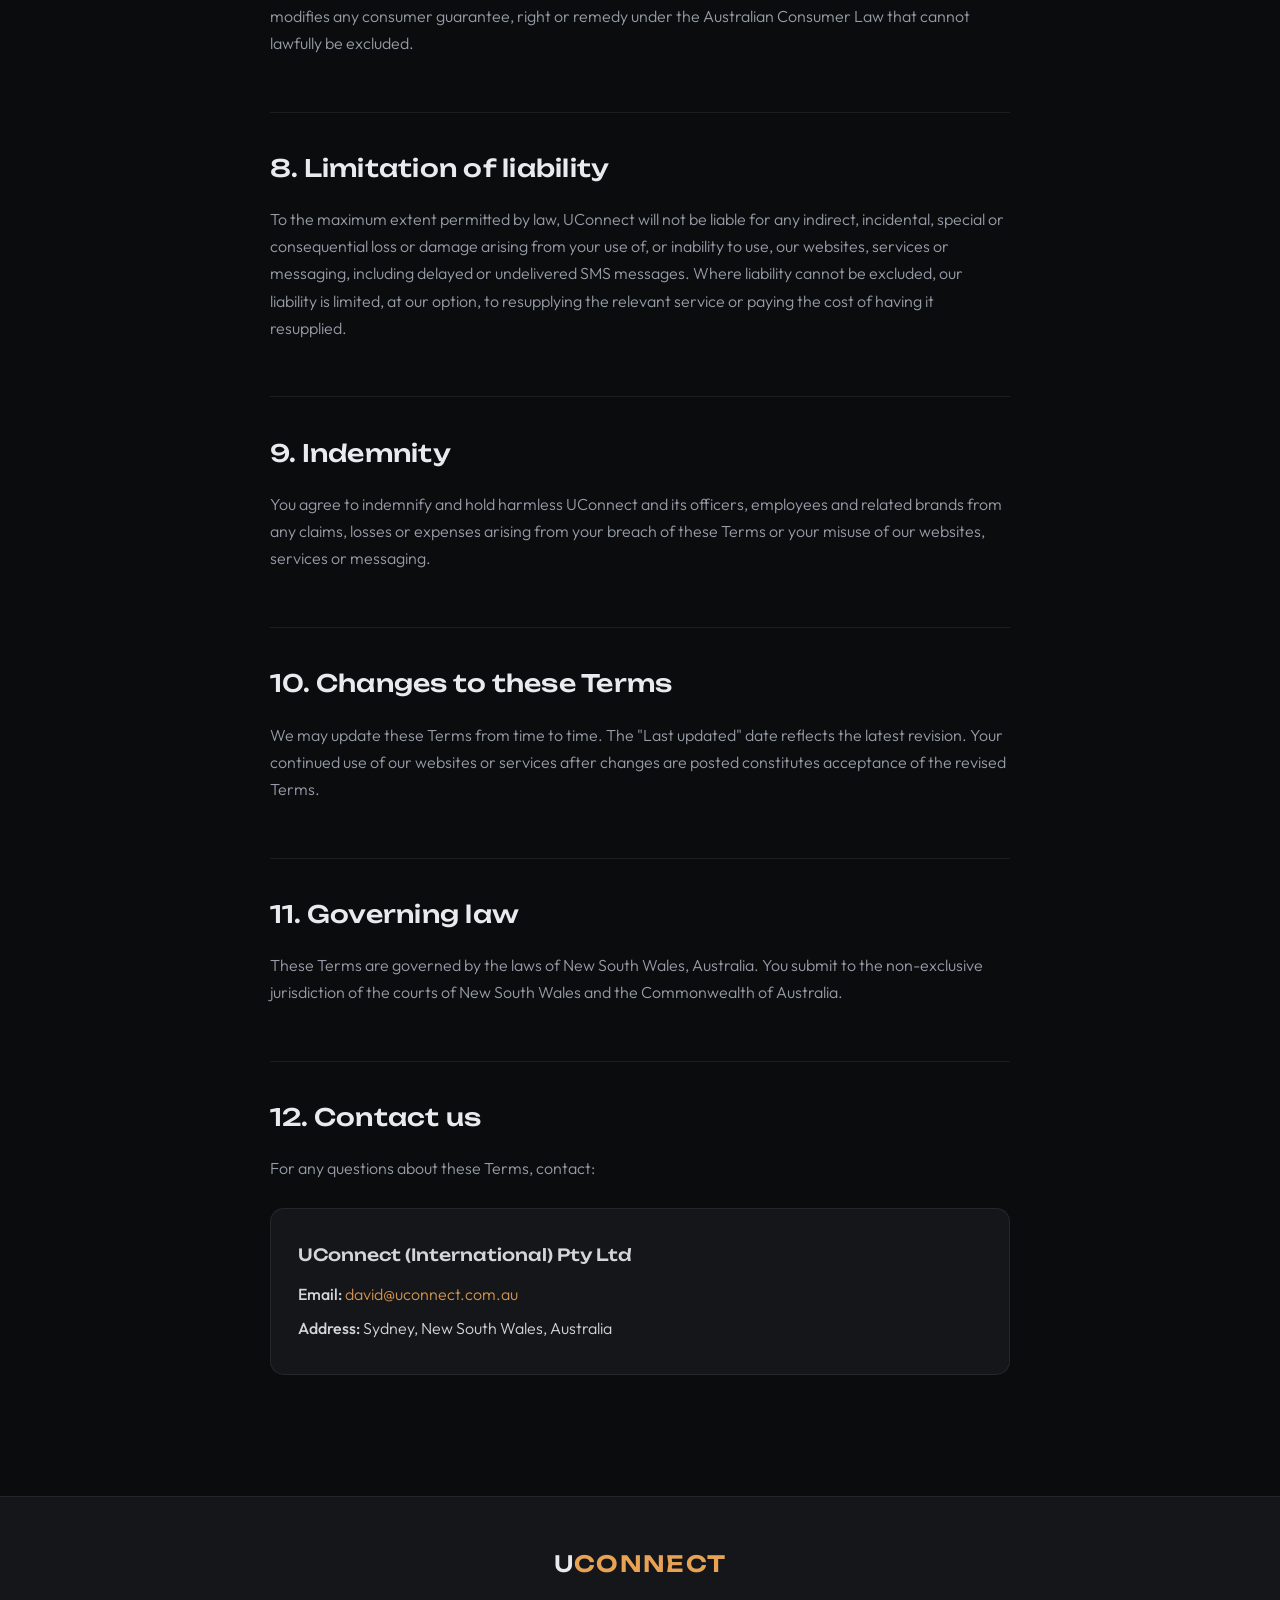
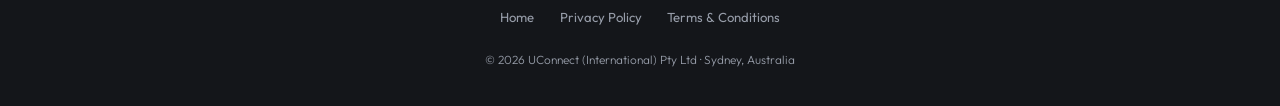
<file: tc.html>
<!DOCTYPE html>
<html lang="en">
<head>
<meta charset="UTF-8">
<meta name="viewport" content="width=device-width, initial-scale=1.0">
<title>Terms &amp; Conditions — UConnect Group</title>
<meta name="description" content="Terms & Conditions for UConnect (International) Pty Ltd, including SMS/text messaging terms and consent requirements.">
<link rel="preconnect" href="https://fonts.googleapis.com">
<link rel="preconnect" href="https://fonts.gstatic.com" crossorigin>
<link href="https://fonts.googleapis.com/css2?family=Unbounded:wght@300;400;500;600&family=Outfit:wght@300;400;500;600&display=swap" rel="stylesheet">
<style>
:root{
  --obsidian:#0B0C0E;
  --graphite:#14161A;
  --chrome:#E8EAEE;
  --smoke:#969CA8;
  --molten:#E8A254;
  --line:rgba(232,234,238,.08);
  --ease:cubic-bezier(.16,1,.3,1);
}
*{margin:0;padding:0;box-sizing:border-box}
html{background:var(--obsidian);scroll-behavior:smooth}
body{
  background:var(--obsidian);
  color:var(--chrome);
  font-family:'Outfit',sans-serif;
  overflow-x:hidden;
  -webkit-font-smoothing:antialiased;
  line-height:1.7;
}
::selection{background:var(--molten);color:var(--obsidian)}
a{color:var(--molten);text-decoration:none;transition:color .3s}
a:hover{color:var(--chrome)}
.display{font-family:'Unbounded',sans-serif}

/* ---------- nav ---------- */
nav{
  position:fixed;top:0;left:0;right:0;z-index:100;height:68px;
  display:flex;justify-content:space-between;align-items:center;
  padding:0 clamp(1.2rem,4vw,3rem);
  background:linear-gradient(rgba(11,12,14,.85),rgba(11,12,14,.55));
  backdrop-filter:blur(8px);
  border-bottom:1px solid var(--line);
}
nav .mark{font-family:'Unbounded';font-weight:500;font-size:.95rem;letter-spacing:.1em;color:var(--chrome)}
nav .mark b{font-weight:600;color:var(--molten)}
nav .home{font-size:.78rem;letter-spacing:.14em;text-transform:uppercase;font-weight:500;color:var(--smoke)}
nav .home:hover{color:var(--chrome)}

/* ---------- doc ---------- */
.doc{max-width:820px;margin:0 auto;padding:clamp(7rem,14vw,10rem) clamp(1.3rem,5vw,2.5rem) 6rem}
.doc .kicker{
  font-size:.72rem;letter-spacing:.4em;text-transform:uppercase;color:var(--molten);
  font-weight:600;margin-bottom:1.4rem;
}
.doc h1{
  font-family:'Unbounded';font-weight:400;letter-spacing:.01em;line-height:1.1;
  font-size:clamp(2.1rem,6vw,3.4rem);
}
.doc h1 b{font-weight:600;color:var(--molten)}
.doc .updated{color:var(--smoke);font-size:.9rem;margin-top:1.2rem;font-weight:300}
.doc .lead{color:var(--chrome);opacity:.9;margin-top:2rem;font-size:1.05rem;font-weight:300}

.doc h2{
  font-family:'Unbounded';font-weight:500;font-size:clamp(1.2rem,2.6vw,1.5rem);
  letter-spacing:.01em;margin:3.4rem 0 1.1rem;padding-top:2.2rem;
  border-top:1px solid var(--line);
}
.doc h3{font-family:'Unbounded';font-weight:400;font-size:1.02rem;margin:1.8rem 0 .7rem;color:var(--chrome)}
.doc p{color:var(--smoke);margin:1rem 0;font-weight:300}
.doc strong{color:var(--chrome);font-weight:500}
.doc ul{margin:1rem 0 1rem 1.3rem;color:var(--smoke);font-weight:300}
.doc li{margin:.55rem 0;padding-left:.3rem}
.doc li::marker{color:var(--molten)}

.callout{
  background:linear-gradient(170deg,#181B21 0%,#111318 60%,#0D0F12 100%);
  border:1px solid rgba(232,162,84,.28);
  border-radius:14px;padding:1.6rem 1.7rem;margin:2rem 0;position:relative;overflow:hidden;
}
.callout::before{
  content:"";position:absolute;top:0;left:1.7rem;right:1.7rem;height:1px;
  background:linear-gradient(90deg,transparent,rgba(232,162,84,.7),transparent);
}
.callout h3{margin-top:0}
.callout p{color:var(--chrome);opacity:.85}

.contact-card{
  background:var(--graphite);border:1px solid var(--line);border-radius:14px;
  padding:1.6rem 1.7rem;margin:1.6rem 0;
}
.contact-card p{margin:.4rem 0;color:var(--chrome);opacity:.9;font-weight:300}
.contact-card .co{font-family:'Unbounded';font-weight:500;color:var(--chrome);font-size:1.05rem;margin-bottom:.7rem}

footer{border-top:1px solid var(--line);background:var(--graphite);padding:3rem clamp(1.2rem,4vw,3rem) 2.2rem;text-align:center}
footer .wordmark{font-family:'Unbounded';font-weight:500;font-size:1.4rem;letter-spacing:.06em}
footer .wordmark b{font-weight:600;color:var(--molten)}
footer .flinks{margin:1.4rem 0;display:flex;gap:1.6rem;justify-content:center;flex-wrap:wrap;font-size:.82rem}
footer .flinks a{color:var(--smoke)}
footer .flinks a:hover{color:var(--chrome)}
footer .base{font-size:.74rem;color:var(--smoke);font-weight:300;margin-top:1rem}
</style>
</head>
<body>

<nav>
  <a class="mark" href="/">U<b>CONNECT</b></a>
  <a class="home" href="/">← Back to home</a>
</nav>

<main class="doc">
  <div class="kicker">Legal</div>
  <h1>Terms &amp; <b>Conditions</b></h1>
  <p class="updated">Last updated: 3 July 2026</p>

  <p class="lead">These Terms &amp; Conditions ("Terms") govern your access to and use of the websites, services and communications provided by UConnect (International) Pty Ltd ("UConnect", "we", "us" or "our"), including any SMS/text message communications you receive from us. By accessing our websites, submitting an enquiry, or opting in to receive messages from us, you agree to these Terms.</p>

  <h2>1. About us</h2>
  <div class="contact-card">
    <p class="co">UConnect (International) Pty Ltd</p>
    <p>An Australian house of brands operating across services, software and applied AI.</p>
    <p><strong>Location:</strong> Sydney, New South Wales, Australia</p>
    <p><strong>Email:</strong> <a href="mailto:david@uconnect.com.au">david@uconnect.com.au</a></p>
    <p><strong>Website:</strong> <a href="https://www.uconnect.com.au">www.uconnect.com.au</a></p>
    <p><strong>ABN:</strong> 38 159 803 611</p>
    <p><strong>Registered address:</strong> 90 Dalmeny Drive, Prestons NSW 2170, Australia</p>
  </div>

  <h2>2. Use of our website</h2>
  <p>You agree to use our websites and services lawfully and not to:</p>
  <ul>
    <li>Use them in any way that breaches applicable laws or regulations;</li>
    <li>Attempt to gain unauthorised access to our systems or interfere with their operation;</li>
    <li>Transmit malicious code, spam or unsolicited communications through our forms;</li>
    <li>Copy, reproduce or misuse our content, trademarks or brand assets without permission.</li>
  </ul>

  <h2>3. Enquiries and submissions</h2>
  <p>When you submit an enquiry through our forms, you confirm that the information you provide (including your name and phone number) is accurate and that you are authorised to provide it. We may contact you using the details you provide, including by phone, email and SMS, in accordance with your consent and our <a href="/privacy.html">Privacy Policy</a>.</p>

  <div class="callout">
    <h3>SMS / Text Message Terms</h3>
    <p>The following terms govern SMS and mobile messaging and are provided to meet the requirements of Twilio, mobile carriers and applicable messaging regulations. By providing your mobile number and opting in, you agree to these SMS terms.</p>
  </div>

  <h2>4. SMS &amp; text messaging program</h2>
  <ul>
    <li><strong>Consent and opt-in:</strong> By submitting your mobile phone number through our forms and agreeing to be contacted, or by texting us first, you consent to receive SMS/text messages from UConnect and the brands we operate. Consent to receive marketing SMS is not a condition of purchasing any goods or services.</li>
    <li><strong>Program description:</strong> Messages may include replies to your enquiries, appointment and service notifications, account and transaction updates, customer care, and — where you have opted in to marketing — promotional offers and news.</li>
    <li><strong>Message frequency:</strong> Message frequency varies depending on your interaction with us.</li>
    <li><strong>Message &amp; data rates:</strong> Message and data rates may apply. These are charged by your mobile carrier and are your responsibility.</li>
    <li><strong>Opt out:</strong> You may opt out at any time by replying <strong>STOP</strong> to any message. You will receive a single confirmation message, after which no further SMS messages will be sent unless you opt in again.</li>
    <li><strong>Help:</strong> For assistance, reply <strong>HELP</strong> to any message, email <a href="mailto:david@uconnect.com.au">david@uconnect.com.au</a>, or visit <a href="https://www.uconnect.com.au">www.uconnect.com.au</a>.</li>
    <li><strong>Supported carriers:</strong> Carriers are not liable for delayed or undelivered messages. Delivery is subject to effective transmission by your mobile carrier and is not guaranteed.</li>
    <li><strong>Eligibility:</strong> You must be the account holder or have authority to use the mobile number provided, and must be at least 18 years old (or the age of majority in your jurisdiction).</li>
    <li><strong>Privacy:</strong> Mobile numbers and SMS consent are handled in accordance with our <a href="/privacy.html">Privacy Policy</a>. <strong>Mobile opt-in information and consent are never sold or shared with third parties or affiliates for their marketing purposes.</strong></li>
  </ul>

  <h2>5. Intellectual property</h2>
  <p>All content on our websites — including text, graphics, logos, trademarks, brand names and software — is owned by or licensed to UConnect and is protected by intellectual property laws. You may not use, reproduce or distribute any content without our prior written consent.</p>

  <h2>6. Third-party links and brands</h2>
  <p>Our websites reference and link to the brands and companies within the UConnect group, as well as third-party websites. We are not responsible for the content, products or practices of third-party sites, and links do not imply endorsement.</p>

  <h2>7. Disclaimers</h2>
  <p>Our websites and services are provided on an "as is" and "as available" basis. To the maximum extent permitted by law, we make no warranties, express or implied, regarding the accuracy, reliability or availability of our websites, services or communications. Nothing in these Terms excludes, restricts or modifies any consumer guarantee, right or remedy under the Australian Consumer Law that cannot lawfully be excluded.</p>

  <h2>8. Limitation of liability</h2>
  <p>To the maximum extent permitted by law, UConnect will not be liable for any indirect, incidental, special or consequential loss or damage arising from your use of, or inability to use, our websites, services or messaging, including delayed or undelivered SMS messages. Where liability cannot be excluded, our liability is limited, at our option, to resupplying the relevant service or paying the cost of having it resupplied.</p>

  <h2>9. Indemnity</h2>
  <p>You agree to indemnify and hold harmless UConnect and its officers, employees and related brands from any claims, losses or expenses arising from your breach of these Terms or your misuse of our websites, services or messaging.</p>

  <h2>10. Changes to these Terms</h2>
  <p>We may update these Terms from time to time. The "Last updated" date reflects the latest revision. Your continued use of our websites or services after changes are posted constitutes acceptance of the revised Terms.</p>

  <h2>11. Governing law</h2>
  <p>These Terms are governed by the laws of New South Wales, Australia. You submit to the non-exclusive jurisdiction of the courts of New South Wales and the Commonwealth of Australia.</p>

  <h2>12. Contact us</h2>
  <p>For any questions about these Terms, contact:</p>
  <div class="contact-card">
    <p class="co">UConnect (International) Pty Ltd</p>
    <p><strong>Email:</strong> <a href="mailto:david@uconnect.com.au">david@uconnect.com.au</a></p>
    <p><strong>Address:</strong> Sydney, New South Wales, Australia</p>
  </div>
</main>

<footer>
  <div class="wordmark">U<b>CONNECT</b></div>
  <div class="flinks">
    <a href="/">Home</a>
    <a href="/privacy.html">Privacy Policy</a>
    <a href="/tc.html">Terms &amp; Conditions</a>
  </div>
  <div class="base">&copy; 2026 UConnect (International) Pty Ltd · Sydney, Australia</div>
</footer>

</body>
</html>
</file>
<file: styles.css>
/* ============================================================
   UConnect — landing styles (Design 2a: poster grotesk, hi-vis orange)
   Token-driven. No hex colours outside :root.
   ============================================================ */

:root {
  /* --- Colour --- */
  --paper:       #FAFAF7;   /* page bg */
  --ink:         #111110;   /* text + rules */
  --accent:      oklch(0.67 0.21 42);   /* buttons / offer-card shadow */
  --accent-text: oklch(0.62 0.21 42);   /* text + numbers on paper */
  --accent-dark: oklch(0.72 0.19 42);   /* text on the dark band */
  --muted:       #666666;   /* muted text on paper */
  --muted-dark:  #8a877f;   /* muted text on dark */
  --body-2:      #3a3833;    /* secondary body (objection answers) */
  --stripe-a:    #EDEBE4;   /* testimonial photo slot stripes */
  --stripe-b:    #E0DDD4;

  /* --- Rule weights (hard edges, no radius) --- */
  --rule:        2px;
  --rule-heavy:  3px;

  /* --- Type --- */
  --font: "Archivo", system-ui, Arial, sans-serif;
  --font-black: "Archivo Black", "Archivo", system-ui, sans-serif;
  --mono: ui-monospace, "SF Mono", Menlo, Consolas, monospace;

  /* --- Layout --- */
  --pad-x: clamp(1.5rem, 5vw, 4.5rem);      /* 24px → 72px */
  --pad-y: clamp(4.5rem, 8vw, 6.25rem);     /* 72px → 100px */
  --page-max: 1440px;

  /* --- Motion --- */
  --fade-dist: 12px;
  --fade-time: 400ms;
}

/* ---------- Reset-ish ---------- */
*, *::before, *::after { box-sizing: border-box; }
html { -webkit-text-size-adjust: 100%; }
body {
  margin: 0;
  font-family: var(--font);
  font-weight: 500;
  color: var(--ink);
  background: var(--paper);
  line-height: 1.5;
  -webkit-font-smoothing: antialiased;
  text-rendering: optimizeLegibility;
}
h1, h2, p, blockquote, dl, dd, figure, ol, ul { margin: 0; }
ol, ul { padding: 0; list-style: none; }

/* The hidden attribute must win over component display rules
   (.form / .confirm set display:flex, which would otherwise override it). */
[hidden] { display: none !important; }

.sr-only {
  position: absolute;
  width: 1px; height: 1px;
  padding: 0; margin: -1px;
  overflow: hidden;
  clip: rect(0 0 0 0);
  white-space: nowrap;
  border: 0;
}

/* ---------- Shared ---------- */
.section {
  padding: var(--pad-y) var(--pad-x);
  max-width: var(--page-max);
  margin-inline: auto;
}
.section__title {
  font-family: var(--font-black);
  font-weight: 400;
  text-transform: uppercase;
  line-height: 1.04;
  letter-spacing: -0.005em;
  text-wrap: pretty;
}
.mono-label {
  font-family: var(--mono);
  font-weight: 600;
  font-size: clamp(0.75rem, 0.72rem + 0.15vw, 0.8125rem);
  text-transform: uppercase;
  letter-spacing: 0.16em;
  color: var(--muted);
}
.accent      { color: var(--accent-text); }
.accent-dark { color: var(--accent-dark); }

/* ---------- Buttons ---------- */
.btn {
  display: inline-flex;
  align-items: center;
  justify-content: center;
  min-height: 60px;
  padding: 0 clamp(1.75rem, 4vw, 2.75rem);
  font-family: var(--font);
  font-weight: 800;
  font-size: clamp(1.0625rem, 1rem + 0.4vw, 1.3125rem);
  text-transform: uppercase;
  letter-spacing: 0.04em;
  text-decoration: none;
  color: var(--ink);
  background: var(--accent);
  border: none;
  cursor: pointer;
  transition: filter 120ms ease;
}
.btn:hover { filter: brightness(0.94); }
.cta-row {
  display: flex;
  flex-wrap: wrap;
  align-items: center;
  gap: clamp(0.75rem, 2vw, 1.25rem);
}
.cta-note {
  font-weight: 500;
  font-size: clamp(0.8125rem, 0.78rem + 0.2vw, 0.875rem);
  color: var(--muted);
}

/* ---------- Focus ---------- */
:focus-visible {
  outline: var(--rule) solid var(--accent);
  outline-offset: 3px;
}

/* ============================================================
   1. HERO
   ============================================================ */
.hero {
  min-height: 100svh;
  display: flex;
  flex-direction: column;
  padding: clamp(1.5rem, 3vw, 2.25rem) var(--pad-x) clamp(2rem, 4vw, 3.5rem);
  max-width: var(--page-max);
  margin-inline: auto;
}
.wordmark {
  font-family: var(--font);
  font-weight: 800;
  font-size: clamp(0.9375rem, 0.9rem + 0.3vw, 1.0625rem);
  text-transform: uppercase;
  letter-spacing: 0.14em;
}
.hero__body {
  flex: 1;
  display: flex;
  flex-direction: column;
  justify-content: center;
  gap: clamp(1.5rem, 3vw, 2.25rem);
  padding: 2rem 0;
}
.hero__headline {
  font-family: var(--font-black);
  font-weight: 400;
  font-size: clamp(2.6875rem, 1.4rem + 6.9vw, 6.875rem);  /* 43 → 110px */
  line-height: 0.96;
  letter-spacing: -0.015em;
  text-transform: uppercase;
  max-width: 16ch;
  text-wrap: pretty;
}
.hero__subhead {
  font-size: clamp(1.125rem, 1rem + 0.6vw, 1.5rem);      /* 18 → 24px */
  line-height: 1.45;
  font-weight: 500;
  max-width: 44ch;
  text-wrap: pretty;
}

/* ============================================================
   2. PROBLEM
   ============================================================ */
.problem {
  border-top: var(--rule) solid var(--ink);
  display: grid;
  gap: clamp(1.75rem, 4vw, 4rem);
}
.problem__title { font-size: clamp(1.75rem, 1.2rem + 2.4vw, 2.75rem); }  /* 28 → 44 */
.problem__list { display: flex; flex-direction: column; }
.jab {
  display: flex;
  gap: clamp(0.875rem, 2vw, 1.25rem);
  align-items: baseline;
  padding: clamp(1.125rem, 2vw, 1.375rem) 0;
  border-top: var(--rule) solid var(--ink);
}
.jab__n {
  flex: none;
  font-family: var(--mono);
  font-weight: 800;
  font-size: clamp(0.875rem, 0.85rem + 0.1vw, 0.9375rem);  /* 14 → 15 */
  color: var(--accent-text);
}
.jab__text {
  font-weight: 600;
  font-size: clamp(1.125rem, 0.95rem + 0.8vw, 1.5rem);     /* 18 → 24 */
  line-height: 1.3;
  text-wrap: pretty;
}

/* ============================================================
   3. SIGNATURE REFRAME (dark band — accent text lives here)
   ============================================================ */
.reframe {
  background: var(--ink);
  color: var(--paper);
  padding: clamp(5.5rem, 10vw, 8.75rem) var(--pad-x);
}
.reframe__kicker {
  font-family: var(--mono);
  font-weight: 600;
  font-size: clamp(0.75rem, 0.72rem + 0.15vw, 0.8125rem);
  text-transform: uppercase;
  letter-spacing: 0.16em;
  color: var(--accent-dark);
  margin-bottom: clamp(1.5rem, 3vw, 2.25rem);
  max-width: var(--page-max);
  margin-inline: auto;
}
.reframe__quote {
  font-family: var(--font-black);
  font-weight: 400;
  font-size: clamp(2.3125rem, 0.9rem + 6.6vw, 5.75rem);   /* 37 → 92 */
  line-height: 1.0;
  text-transform: uppercase;
  letter-spacing: -0.01em;
  max-width: 18ch;
  text-wrap: pretty;
  margin-inline: auto;
}

/* ============================================================
   4. HOW IT WORKS
   ============================================================ */
.steps {
  display: flex;
  flex-direction: column;
  gap: clamp(1.5rem, 3vw, 3rem);
}
.steps__title { font-size: clamp(1.625rem, 1.2rem + 1.9vw, 2.5rem); }   /* 26 → 40 */
.steps__list {
  display: flex;
  flex-direction: column;
  gap: clamp(1.25rem, 3vw, 3rem);
}
.step {
  display: flex;
  align-items: baseline;
  gap: 1rem;
}
.step__n {
  flex: none;
  font-family: var(--font-black);
  font-weight: 400;
  font-size: clamp(1.875rem, 1.3rem + 1.9vw, 2.75rem);    /* 30 → 44 */
  color: var(--accent-text);
  line-height: 1;
}
.step__text {
  font-weight: 500;
  font-size: clamp(1.0625rem, 0.98rem + 0.4vw, 1.25rem);  /* 17 → 20 */
  line-height: 1.4;
  text-wrap: pretty;
}

/* ============================================================
   5. PROOF (number is the star)
   ============================================================ */
.proof {
  border-top: var(--rule) solid var(--ink);
  display: grid;
  gap: clamp(1.5rem, 4vw, 4rem);
}
.proof__figure { display: flex; flex-direction: column; gap: 0.375rem; }
.proof__number {
  font-family: var(--font-black);
  font-weight: 400;
  font-size: clamp(6rem, 1rem + 26vw, 11.875rem);         /* 96 → 190 */
  line-height: 0.95;
  color: var(--accent-text);
}
.proof__unit {
  font-size: clamp(2.125rem, 1rem + 5.6vw, 3.25rem);      /* 34 → 52 */
  color: var(--ink);
}
.proof__body { display: flex; flex-direction: column; gap: clamp(1.25rem, 3vw, 1.75rem); }
.proof__copy {
  font-weight: 500;
  font-size: clamp(1.0625rem, 0.9rem + 0.8vw, 1.5rem);    /* 17 → 24 */
  line-height: 1.45;
  max-width: 52ch;
  text-wrap: pretty;
}
.proof__chip {
  display: flex;
  align-items: center;
  gap: clamp(0.875rem, 2vw, 1rem);
  align-self: flex-start;
  padding: clamp(0.875rem, 2vw, 1.125rem) clamp(1rem, 2vw, 1.25rem);
  border: var(--rule) solid var(--ink);
}
.proof__photo {
  flex: none;
  width: 56px; height: 56px;
  border-radius: 50%;   /* the ONE circle — the photo slot itself */
  background:
    repeating-linear-gradient(45deg, var(--stripe-a) 0 4px, var(--stripe-b) 4px 8px);
}
.proof__chip-text { display: flex; flex-direction: column; gap: 0.125rem; }
.proof__quote { font-weight: 600; font-size: 1.125rem; }
.proof__note { text-transform: none; letter-spacing: 0.04em; }

/* ============================================================
   6. THE TASK AUDIT (offer card)
   ============================================================ */
.offer { display: flex; flex-direction: column; align-items: center; gap: 1.25rem; }
.offer__card {
  width: 100%;
  max-width: 880px;
  background: var(--paper);
  border: var(--rule-heavy) solid var(--ink);
  box-shadow: 8px 8px 0 var(--accent);   /* the card's signature shadow */
  padding: clamp(1.75rem, 4vw, 3.5rem) clamp(1.375rem, 3vw, 3.5rem);
  display: grid;
  gap: clamp(1rem, 3vw, 2.5rem);
  align-items: center;
}
.offer__text { display: flex; flex-direction: column; gap: 1rem; }
.offer__title {
  font-family: var(--font-black);
  font-weight: 400;
  font-size: clamp(2rem, 1.2rem + 3.5vw, 3.25rem);        /* 32 → 52 */
  text-transform: uppercase;
  line-height: 1.02;
}
.offer__body {
  font-weight: 500;
  font-size: clamp(1rem, 0.94rem + 0.3vw, 1.1875rem);     /* 16 → 19 */
  line-height: 1.45;
  max-width: 44ch;
  text-wrap: pretty;
}
.offer__cta { align-self: start; }
.offer__risk {
  width: 100%;
  max-width: 880px;
  font-weight: 500;
  font-size: clamp(0.8125rem, 0.78rem + 0.2vw, 0.875rem); /* 13 → 14 */
  line-height: 1.5;
  color: var(--muted);
  text-wrap: pretty;
}

/* ============================================================
   7. OBJECTIONS
   ============================================================ */
.objections {
  display: grid;
  gap: clamp(1rem, 3vw, 4rem);
  padding-top: 0;
}
.objections__title { font-size: clamp(1.625rem, 1.2rem + 1.9vw, 2.5rem); line-height: 1.08; }
.objections__list { display: flex; flex-direction: column; }
.ob {
  border-top: var(--rule) solid var(--ink);
  padding: clamp(1rem, 2vw, 1.25rem) 0;
}
.ob__q {
  font-weight: 700;
  font-size: clamp(1.0625rem, 0.9rem + 0.7vw, 1.3125rem); /* 17 → 21 */
  line-height: 1.3;
  text-wrap: pretty;
}
.ob__a {
  margin-top: 0.625rem;
  font-weight: 500;
  font-size: clamp(1rem, 0.94rem + 0.3vw, 1.125rem);      /* 16 → 18 */
  line-height: 1.45;
  color: var(--body-2);
  max-width: 52ch;
  text-wrap: pretty;
}

/* ============================================================
   8. FINAL CTA + FORM (dark band, mirrors the A6 QR card)
   ============================================================ */
.contact {
  background: var(--ink);
  color: var(--paper);
  padding: clamp(4.5rem, 9vw, 6.875rem) var(--pad-x) clamp(3.5rem, 6vw, 4rem);
  display: grid;
  gap: clamp(1.5rem, 4vw, 4.5rem);
  max-width: none;
}
.contact > * { max-width: var(--page-max); margin-inline: auto; width: 100%; }
.contact__title {
  font-family: var(--font-black);
  font-weight: 400;
  font-size: clamp(2.625rem, 1rem + 8vw, 6rem);           /* 42 → 96 */
  line-height: 0.98;
  text-transform: uppercase;
  text-wrap: pretty;
}
.contact__right { display: flex; flex-direction: column; gap: 1.5rem; }

/* ---------- Form ---------- */
.form { display: flex; flex-direction: column; gap: 0.875rem; }
.field { display: flex; }
.field__input {
  width: 100%;
  min-height: 56px;
  padding: 0 1.125rem;
  font-family: var(--font);
  font-weight: 500;
  font-size: clamp(1rem, 0.96rem + 0.2vw, 1.0625rem);
  color: var(--ink);
  background: var(--paper);
  border: none;
}
.field__input--area {
  padding: 1rem 1.125rem;
  min-height: 7rem;
  line-height: 1.4;
  resize: vertical;
}
.field__input::placeholder { color: var(--muted); }
.field__input:focus-visible { outline: var(--rule) solid var(--accent); outline-offset: 2px; }
.field__input[aria-invalid="true"] { outline: var(--rule) solid var(--accent); outline-offset: 0; }
.btn--submit { width: 100%; min-height: 64px; margin-top: 0.25rem; }
.form__error {
  color: var(--accent-dark);
  font-weight: 700;
  font-size: 1.0625rem;
}

/* ---------- Confirmation ---------- */
.confirm {
  border: var(--rule) solid var(--accent-dark);
  padding: 1.75rem 1.5rem;
  display: flex;
  flex-direction: column;
  gap: 0.5rem;
}
.confirm__headline {
  font-family: var(--font);
  font-weight: 800;
  font-size: clamp(1.25rem, 1rem + 1vw, 1.5rem);
  text-transform: uppercase;
}
.confirm__body { font-weight: 500; font-size: clamp(1rem, 0.94rem + 0.3vw, 1.125rem); line-height: 1.45; }

/* ---------- Footer microline ---------- */
.footer-line {
  font-family: var(--mono);
  font-weight: 500;
  font-size: clamp(0.75rem, 0.72rem + 0.15vw, 0.8125rem);
  color: var(--muted-dark);
}

/* ============================================================
   Scroll reveal (fade-up)
   ============================================================ */
.reveal {
  opacity: 0;
  transform: translateY(var(--fade-dist));
  transition: opacity var(--fade-time) ease, transform var(--fade-time) ease;
}
.reveal.is-visible { opacity: 1; transform: none; }

/* ============================================================
   Breakpoint — single desktop step (~720px+)
   ============================================================ */
@media (min-width: 720px) {
  .hero__body { justify-content: center; }
  .cta-row { flex-direction: row; }

  .problem   { grid-template-columns: 1fr 1.4fr; }
  .steps__list { flex-direction: row; }
  .step { flex-direction: column; gap: 0.875rem; flex: 1;
          border-top: var(--rule) solid var(--ink); padding-top: 1.125rem; }
  .proof     { grid-template-columns: auto 1fr; align-items: center; }
  .offer__card { grid-template-columns: 1fr auto; }
  .objections { grid-template-columns: 1fr 1.4fr; }
  .contact   { grid-template-columns: 1fr 1fr; align-items: start; }
  .contact > * { margin-inline: 0; }
  .contact { max-width: var(--page-max); margin-inline: auto; }
}

/* Below the breakpoint the mobile CTA sits full-width */
@media (max-width: 719.98px) {
  .cta-row { flex-direction: column; align-items: stretch; }
  .cta-note { text-align: center; }
  .btn { width: 100%; }
  .offer__cta { justify-self: stretch; }
}

/* ============================================================
   Reduced motion — kill all movement
   ============================================================ */
@media (prefers-reduced-motion: reduce) {
  .reveal { opacity: 1; transform: none; transition: none; }
  .btn { transition: none; }
  * { scroll-behavior: auto !important; }
}
</file>
